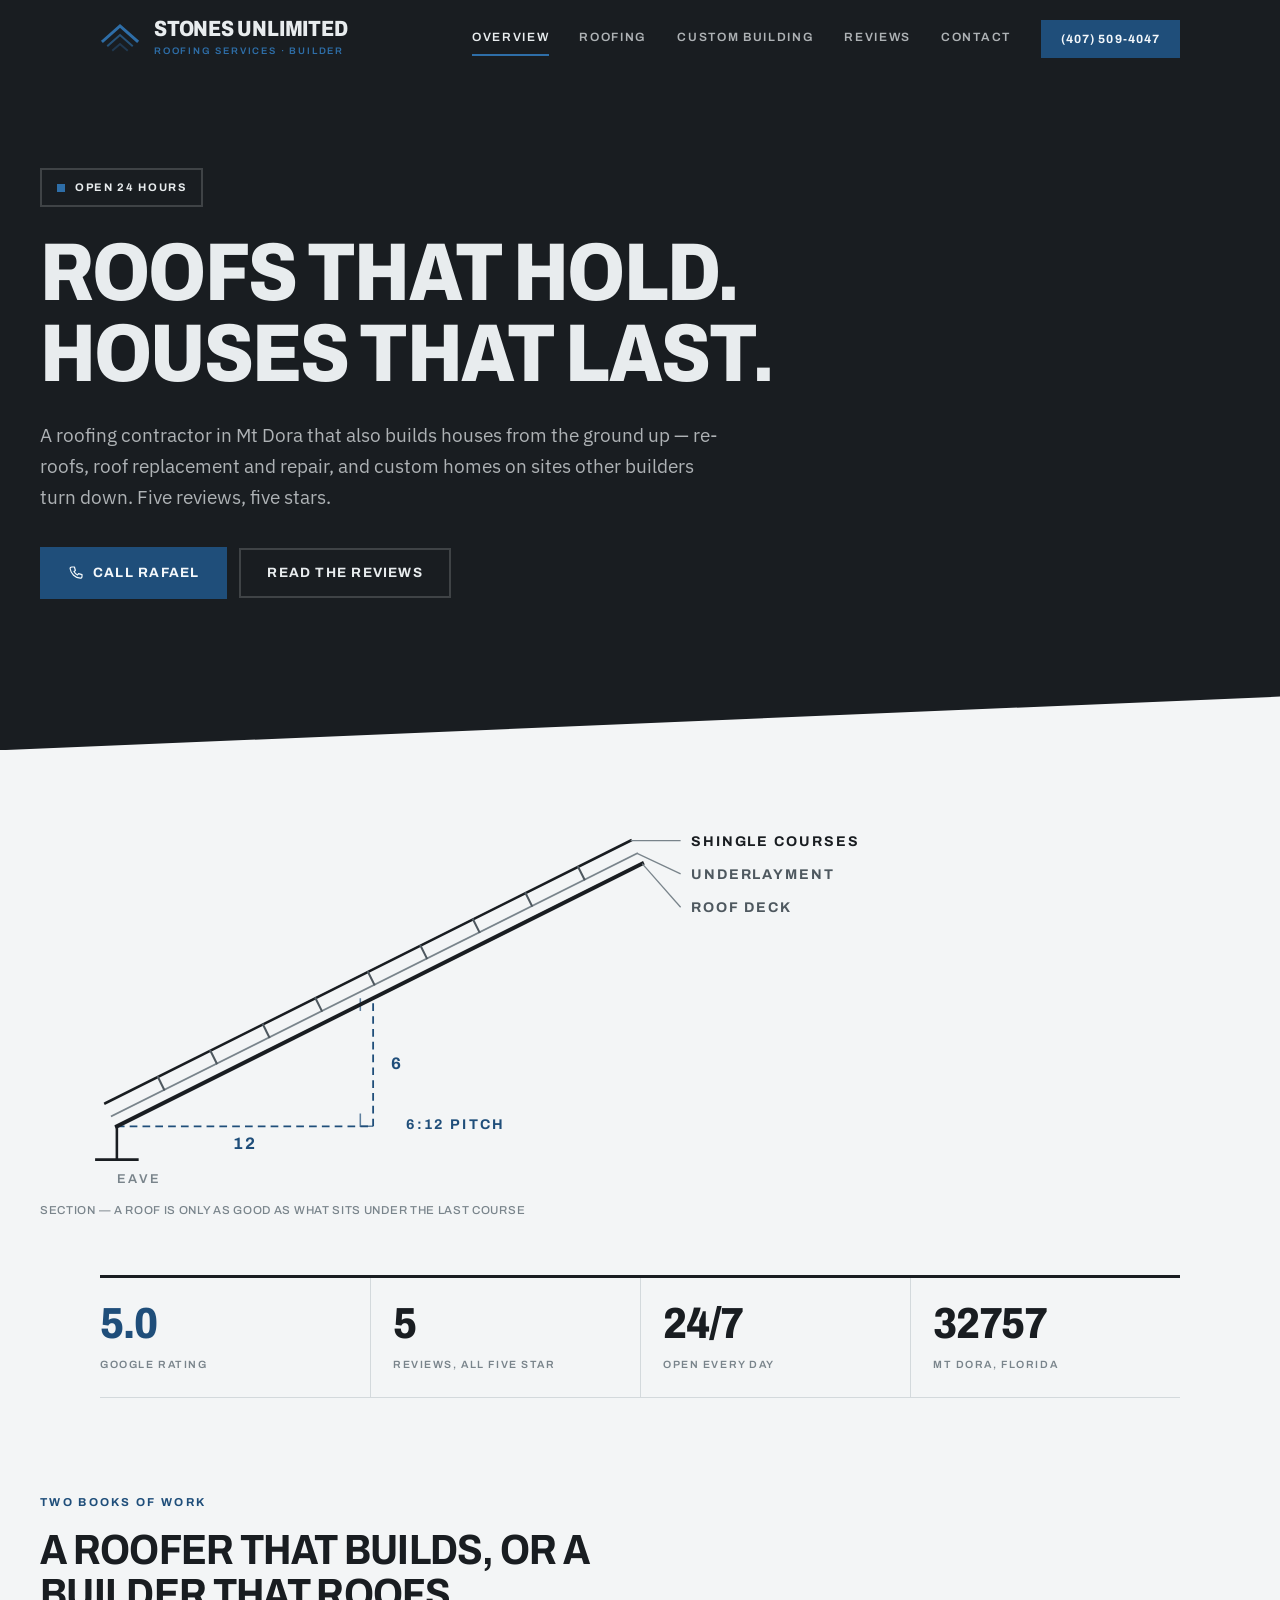
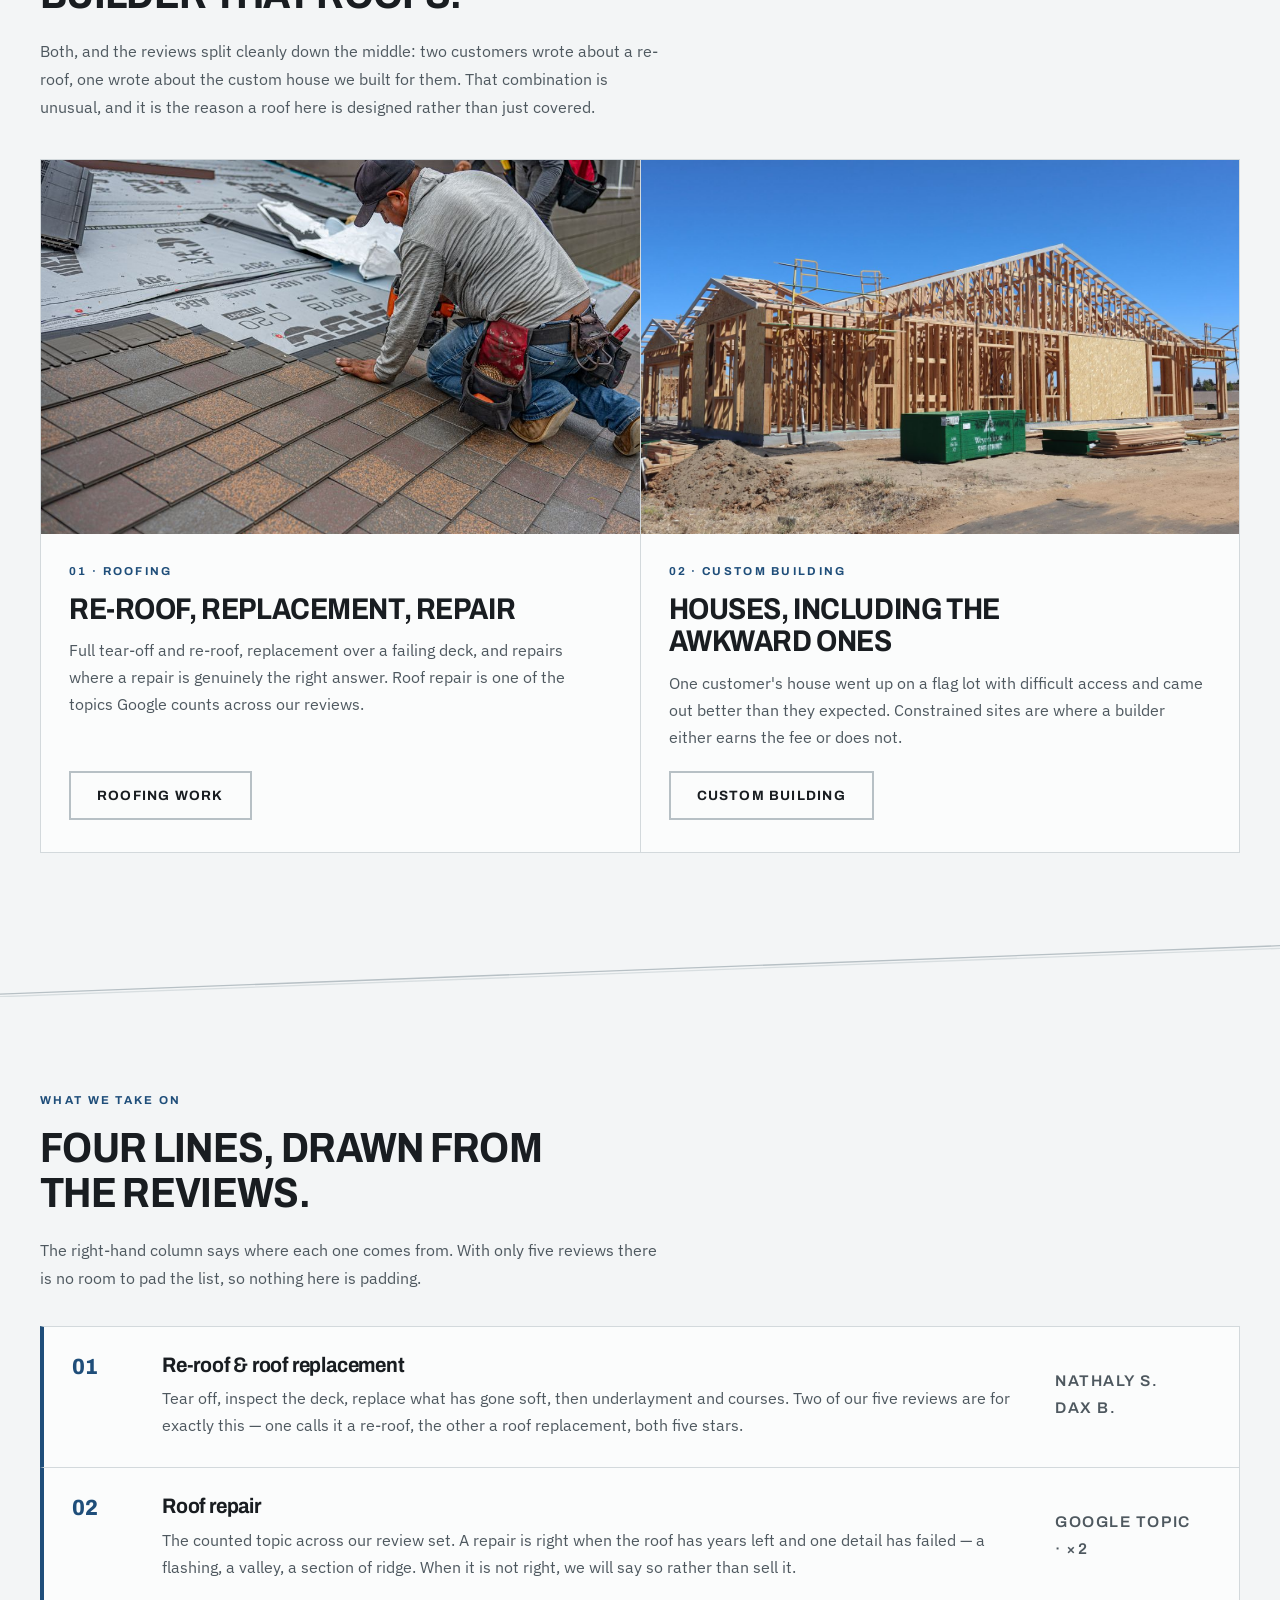
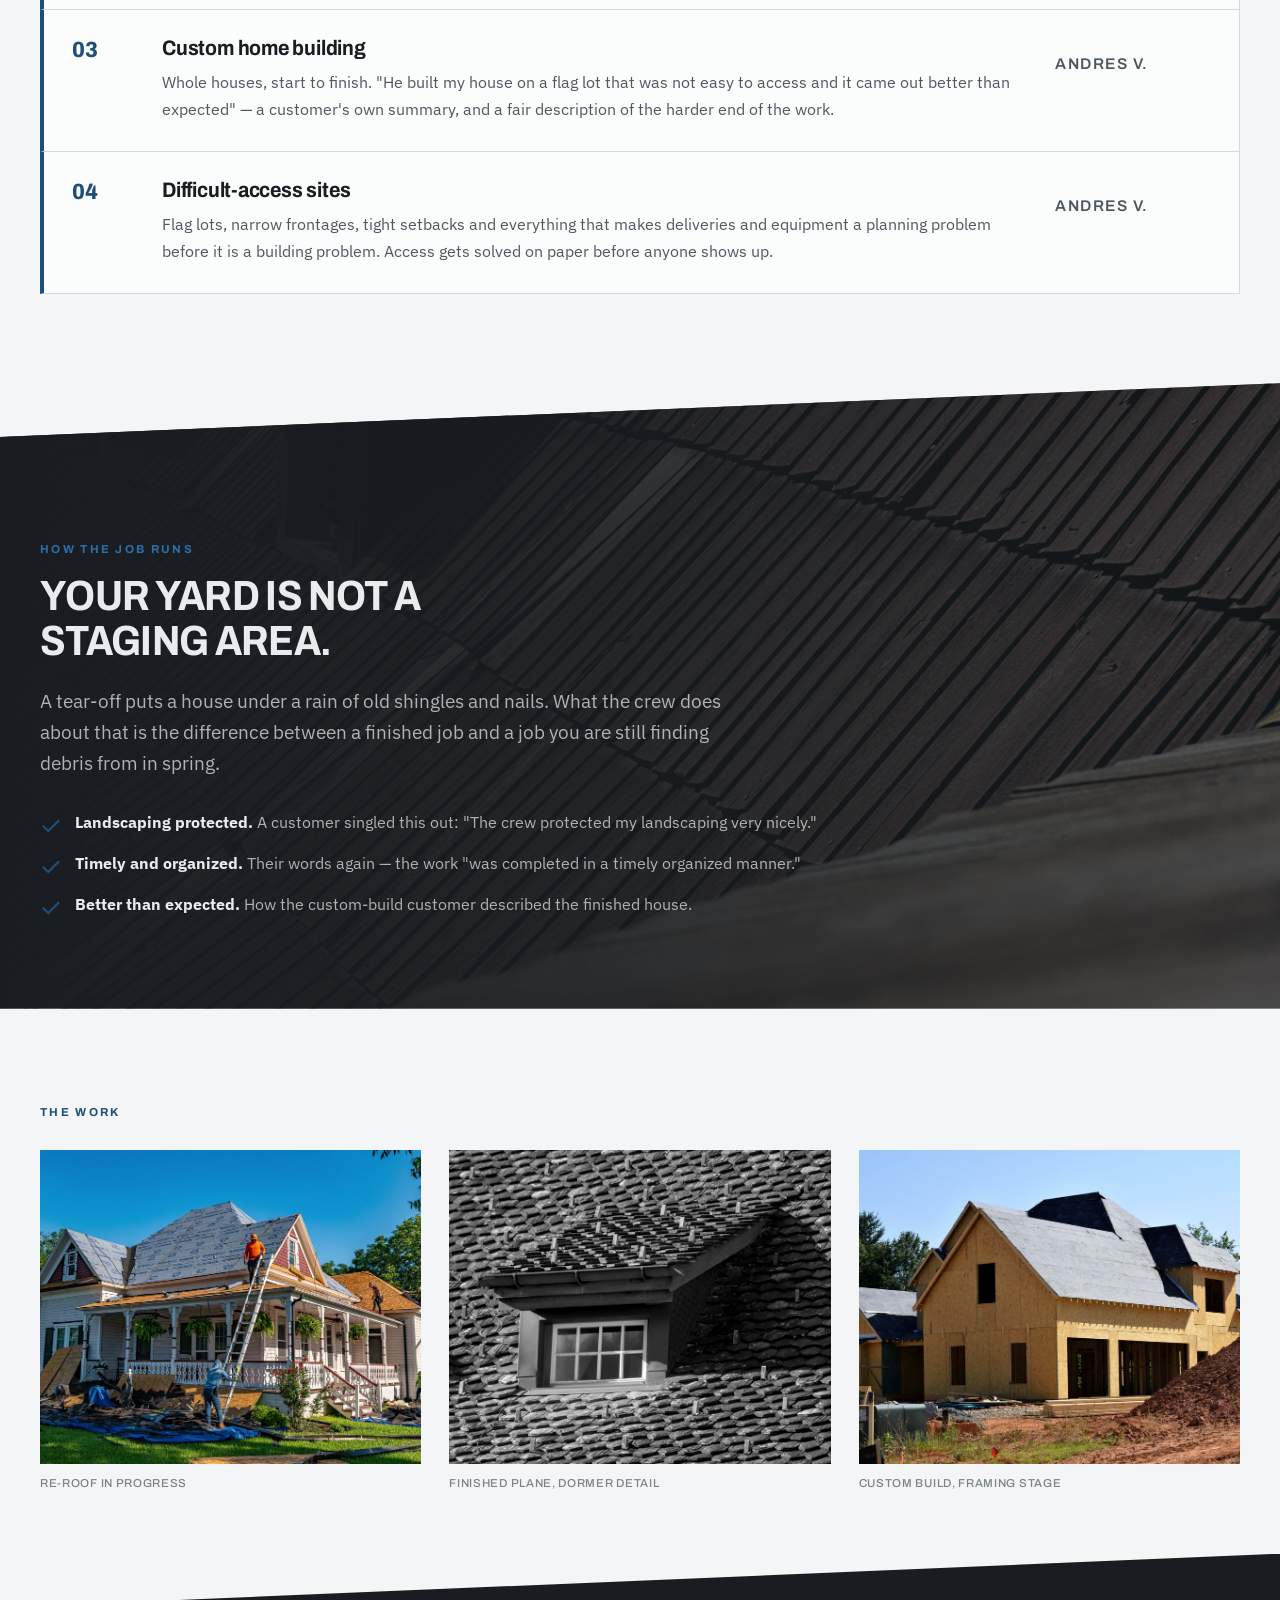
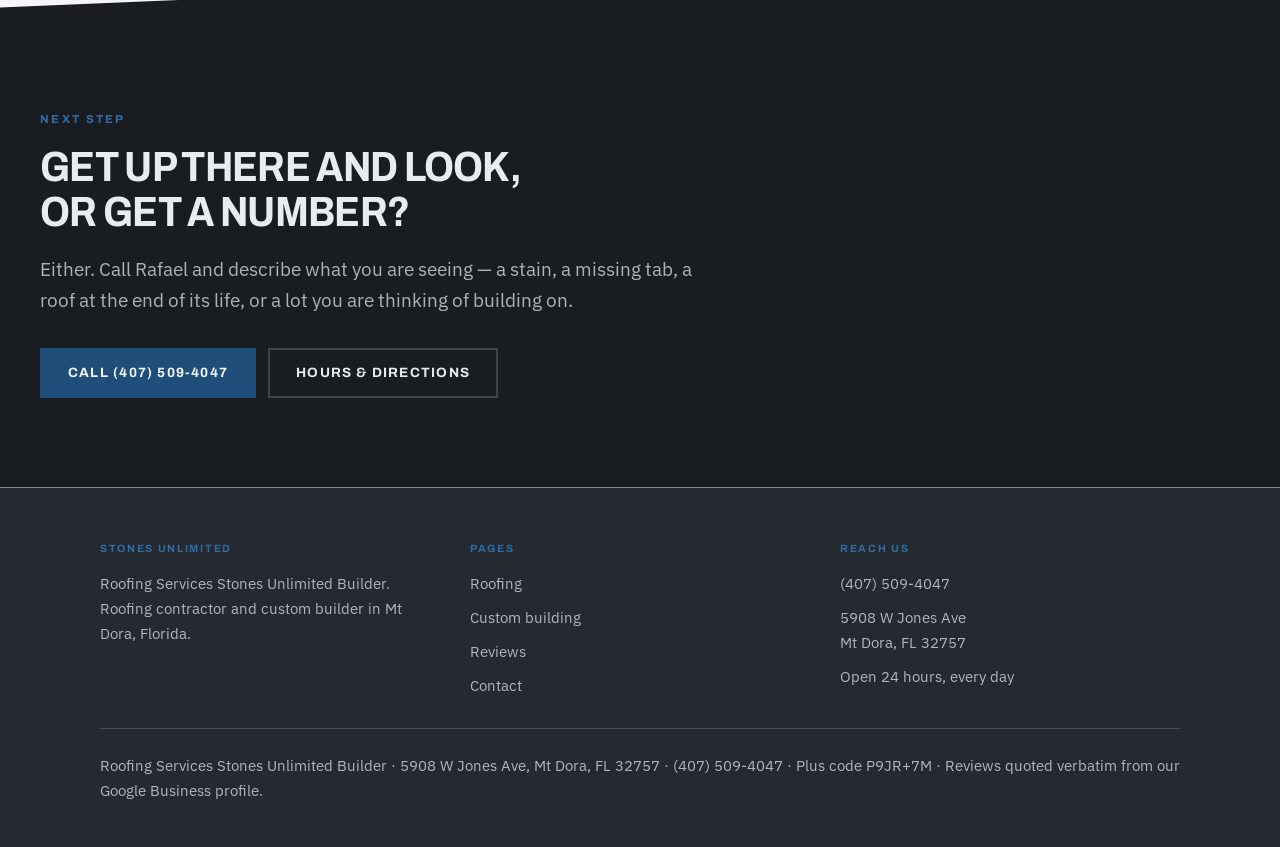
<file: index.html>
<!DOCTYPE html>
<html lang="en">
<head>
<meta charset="utf-8">
<meta name="viewport" content="width=device-width, initial-scale=1">
<title>Stones Unlimited — Roofing &amp; Custom Building, Mt Dora FL</title>
<meta name="description" content="Roofing Services Stones Unlimited Builder — re-roofs, roof replacement and roof repair, plus custom home building in Mt Dora, Florida. 5.0 stars from 5 reviews. (407) 509-4047.">
<link rel="preconnect" href="https://fonts.googleapis.com">
<link rel="preconnect" href="https://fonts.gstatic.com" crossorigin>
<link rel="stylesheet" href="https://fonts.googleapis.com/css2?family=Archivo:wdth,wght@62..125,500;62..125,600;62..125,700;62..125,800&family=IBM+Plex+Sans:wght@400;500;600&display=swap">
<link rel="stylesheet" href="assets/site.css">
</head>
<body>

<header class="top">
  <div class="top-in">
    <a class="brand" href="index.html">
      <svg viewBox="0 0 40 40" fill="none" aria-hidden="true">
        <path d="M3 22 20 7l17 15" stroke="currentColor" stroke-width="3" stroke-linecap="square" stroke-linejoin="miter"/>
        <path d="M8 26.5 20 16l12 10.5" stroke="currentColor" stroke-width="2" stroke-linecap="square" opacity=".65"/>
        <path d="M13 31 20 25l7 6" stroke="currentColor" stroke-width="2" stroke-linecap="square" opacity=".35"/>
      </svg>
      <span>
        <span class="brand-name">Stones Unlimited</span>
        <span class="brand-sub">Roofing Services · Builder</span>
      </span>
    </a>
    <a class="nl" href="index.html" aria-current="page">Overview</a>
    <a class="nl" href="roofing.html">Roofing</a>
    <a class="nl" href="building.html">Custom building</a>
    <a class="nl" href="reviews.html">Reviews</a>
    <a class="nl" href="contact.html">Contact</a>
    <a class="btn btn-storm btn-sm" href="tel:+14075094047">(407) 509-4047</a>
  </div>
</header>

<main>

  <section class="plane">
    <div class="wrap section">
      <span class="hours-badge"><span class="sq"></span>Open 24 hours</span>
      <h1 class="display" style="margin-top: 26px; max-width: 20ch">Roofs that hold. Houses that last.</h1>
      <p class="lede measure" style="margin-top: 26px">A roofing contractor in Mt Dora that also builds houses from the ground up — re-roofs, roof replacement and repair, and custom homes on sites other builders turn down. Five reviews, five stars.</p>
      <div class="btn-row" style="margin-top: 34px">
        <a class="btn btn-storm" href="tel:+14075094047">
          <svg width="16" height="16" viewBox="0 0 24 24" fill="none" aria-hidden="true"><path d="M6.6 3h3l1.5 5.2-2.1 1.5a12.5 12.5 0 0 0 5.3 5.3l1.5-2.1L21 14.4v3a2.4 2.4 0 0 1-2.6 2.4A16.8 16.8 0 0 1 3.2 5.6A2.4 2.4 0 0 1 5.6 3z" stroke="currentColor" stroke-width="1.8" stroke-linecap="round" stroke-linejoin="round"/></svg>
          Call Rafael
        </a>
        <a class="btn btn-line-dark" href="reviews.html">Read the reviews</a>
      </div>
    </div>
  </section>

  <section class="wrap section-sm">
    <!-- Roofing section detail: deck, underlayment and shingle course
         butts up a true 6:12 slope, with the rise-over-run triangle
         that gives a roof its pitch. -->
    <figure class="fig" style="margin: 0">
      <svg viewBox="0 0 640 300" fill="none" role="img" aria-label="A roofing section detail showing roof deck, underlayment and shingle courses on a 6 in 12 pitch, with the rise over run triangle marked" style="width: 100%; max-width: 820px">
        <!-- rise / run triangle -->
        <g stroke="var(--storm)">
          <path d="M60 250h200" stroke-width="1.4" stroke-dasharray="6 4"/>
          <path d="M260 250V150" stroke-width="1.4" stroke-dasharray="6 4"/>
          <path d="M250 240v10h10M250 160v-10" stroke-width="1.2" opacity=".7"/>
        </g>
        <text x="160" y="268" text-anchor="middle" font-family="Archivo, sans-serif" font-size="13" font-weight="700" letter-spacing="1.4" fill="var(--storm)">12</text>
        <text x="274" y="205" font-family="Archivo, sans-serif" font-size="13" font-weight="700" letter-spacing="1.4" fill="var(--storm)">6</text>
        <text x="286" y="252" font-family="Archivo, sans-serif" font-size="11" font-weight="700" letter-spacing="1.8" fill="var(--storm)">6:12 PITCH</text>

        <!-- the build-up: deck, underlayment, shingle surface -->
        <path d="M60 250L470 45" stroke="var(--ink)" stroke-width="3" stroke-linecap="square"/>
        <path d="M56 242L466 37" stroke="var(--ink-3)" stroke-width="1.4" stroke-linecap="square"/>
        <path d="M51 232L461 27" stroke="var(--ink)" stroke-width="2" stroke-linecap="square"/>

        <!-- shingle course butts, stepping up the slope -->
        <g stroke="var(--ink-2)" stroke-width="1.6" stroke-linecap="square">
          <path d="M92 211.5l4.9 9.8"/>
          <path d="M133 191l4.9 9.8"/>
          <path d="M174 170.5l4.9 9.8"/>
          <path d="M215 150l4.9 9.8"/>
          <path d="M256 129.5l4.9 9.8"/>
          <path d="M297 109l4.9 9.8"/>
          <path d="M338 88.5l4.9 9.8"/>
          <path d="M379 68l4.9 9.8"/>
          <path d="M420 47.5l4.9 9.8"/>
        </g>

        <!-- eave / fascia -->
        <path d="M60 250v26M44 276h32" stroke="var(--ink)" stroke-width="2" stroke-linecap="square"/>
        <text x="60" y="294" font-family="Archivo, sans-serif" font-size="10" font-weight="600" letter-spacing="1.6" fill="var(--ink-3)">EAVE</text>

        <!-- leaders and labels -->
        <g stroke="var(--ink-3)" stroke-width="1">
          <path d="M461 27h39"/>
          <path d="M466 37l34 16"/>
          <path d="M470 45l30 34"/>
        </g>
        <text x="508" y="31" font-family="Archivo, sans-serif" font-size="11" font-weight="700" letter-spacing="1.5" fill="var(--ink)">SHINGLE COURSES</text>
        <text x="508" y="57" font-family="Archivo, sans-serif" font-size="11" font-weight="700" letter-spacing="1.5" fill="var(--ink-2)">UNDERLAYMENT</text>
        <text x="508" y="83" font-family="Archivo, sans-serif" font-size="11" font-weight="700" letter-spacing="1.5" fill="var(--ink-2)">ROOF DECK</text>
      </svg>
      <figcaption>Section — a roof is only as good as what sits under the last course</figcaption>
    </figure>
  </section>

  <section class="wrap">
    <div class="tally">
      <div><p class="v storm">5.0</p><p class="k">Google rating</p></div>
      <div><p class="v">5</p><p class="k">Reviews, all five star</p></div>
      <div><p class="v">24/7</p><p class="k">Open every day</p></div>
      <div><p class="v">32757</p><p class="k">Mt Dora, Florida</p></div>
    </div>
  </section>

  <section class="wrap section">
    <span class="kicker">Two books of work</span>
    <h2 class="h-section" style="margin-top: 14px; max-width: 24ch">A roofer that builds, or a builder that roofs.</h2>
    <p class="prose measure" style="margin-top: 20px; margin-bottom: 38px">Both, and the reviews split cleanly down the middle: two customers wrote about a re-roof, one wrote about the custom house we built for them. That combination is unusual, and it is the reason a roof here is designed rather than just covered.</p>

    <div class="pillars">
      <article class="pillar">
        <img src="assets/img/shingles.jpg" alt="A roofer setting a course of asphalt shingles">
        <div class="pillar-body">
          <span class="kicker">01 · Roofing</span>
          <h3>Re-roof, replacement, repair</h3>
          <p>Full tear-off and re-roof, replacement over a failing deck, and repairs where a repair is genuinely the right answer. Roof repair is one of the topics Google counts across our reviews.</p>
          <div class="btn-row"><a class="btn btn-line" href="roofing.html">Roofing work</a></div>
        </div>
      </article>
      <article class="pillar">
        <img src="assets/img/framing.jpg" alt="A new house at the framing stage under a clear sky">
        <div class="pillar-body">
          <span class="kicker">02 · Custom building</span>
          <h3>Houses, including the awkward ones</h3>
          <p>One customer's house went up on a flag lot with difficult access and came out better than they expected. Constrained sites are where a builder either earns the fee or does not.</p>
          <div class="btn-row"><a class="btn btn-line" href="building.html">Custom building</a></div>
        </div>
      </article>
    </div>
  </section>

  <svg class="pitch-rule" viewBox="0 0 1200 40" preserveAspectRatio="none" fill="none" aria-hidden="true">
    <path d="M0 38 L1200 2" stroke="currentColor" stroke-width="1"/>
    <path d="M0 40 L1200 4" stroke="currentColor" stroke-width="1" opacity=".45"/>
  </svg>

  <section class="wrap section">
    <span class="kicker">What we take on</span>
    <h2 class="h-section" style="margin-top: 14px; max-width: 22ch">Four lines, drawn from the reviews.</h2>
    <p class="prose measure" style="margin-top: 20px; margin-bottom: 34px">The right-hand column says where each one comes from. With only five reviews there is no room to pad the list, so nothing here is padding.</p>

    <div class="courses">
      <div class="course">
        <span class="course-n">01</span>
        <div>
          <h3>Re-roof &amp; roof replacement</h3>
          <p>Tear off, inspect the deck, replace what has gone soft, then underlayment and courses. Two of our five reviews are for exactly this — one calls it a re-roof, the other a roof replacement, both five stars.</p>
        </div>
        <p class="course-src">Nathaly S.<br>Dax B.</p>
      </div>
      <div class="course">
        <span class="course-n">02</span>
        <div>
          <h3>Roof repair</h3>
          <p>The counted topic across our review set. A repair is right when the roof has years left and one detail has failed — a flashing, a valley, a section of ridge. When it is not right, we will say so rather than sell it.</p>
        </div>
        <p class="course-src">Google topic · ×2</p>
      </div>
      <div class="course">
        <span class="course-n">03</span>
        <div>
          <h3>Custom home building</h3>
          <p>Whole houses, start to finish. "He built my house on a flag lot that was not easy to access and it came out better than expected" — a customer's own summary, and a fair description of the harder end of the work.</p>
        </div>
        <p class="course-src">Andres V.</p>
      </div>
      <div class="course">
        <span class="course-n">04</span>
        <div>
          <h3>Difficult-access sites</h3>
          <p>Flag lots, narrow frontages, tight setbacks and everything that makes deliveries and equipment a planning problem before it is a building problem. Access gets solved on paper before anyone shows up.</p>
        </div>
        <p class="course-src">Andres V.</p>
      </div>
    </div>
  </section>

  <section class="plane-up plane-photo">
    <img src="assets/img/texture.jpg" alt="Weathered wooden roof shingles">
    <span class="veil"></span>
    <div class="wrap section">
      <span class="kicker">How the job runs</span>
      <h2 class="h-section" style="margin-top: 14px; max-width: 22ch; color: var(--on-dark)">Your yard is not a staging area.</h2>
      <p class="lede measure" style="margin-top: 22px">A tear-off puts a house under a rain of old shingles and nails. What the crew does about that is the difference between a finished job and a job you are still finding debris from in spring.</p>
      <ul class="ticks" style="margin-top: 30px">
        <li>
          <svg width="22" height="22" viewBox="0 0 24 24" fill="none" aria-hidden="true"><path d="M4 12.5l5 5 11-11" stroke="currentColor" stroke-width="2.4" stroke-linecap="square" stroke-linejoin="miter"/></svg>
          <span style="color: var(--on-dark-2)"><b style="color: var(--on-dark)">Landscaping protected.</b> A customer singled this out: "The crew protected my landscaping very nicely."</span>
        </li>
        <li>
          <svg width="22" height="22" viewBox="0 0 24 24" fill="none" aria-hidden="true"><path d="M4 12.5l5 5 11-11" stroke="currentColor" stroke-width="2.4" stroke-linecap="square" stroke-linejoin="miter"/></svg>
          <span style="color: var(--on-dark-2)"><b style="color: var(--on-dark)">Timely and organized.</b> Their words again — the work "was completed in a timely organized manner."</span>
        </li>
        <li>
          <svg width="22" height="22" viewBox="0 0 24 24" fill="none" aria-hidden="true"><path d="M4 12.5l5 5 11-11" stroke="currentColor" stroke-width="2.4" stroke-linecap="square" stroke-linejoin="miter"/></svg>
          <span style="color: var(--on-dark-2)"><b style="color: var(--on-dark)">Better than expected.</b> How the custom-build customer described the finished house.</span>
        </li>
      </ul>
    </div>
  </section>

  <section class="wrap section">
    <span class="kicker">The work</span>
    <div class="fig-row" style="margin-top: 26px">
      <figure class="fig fig-4x3">
        <img src="assets/img/reroof.jpg" alt="A house roof being replaced">
        <figcaption>Re-roof in progress</figcaption>
      </figure>
      <figure class="fig fig-4x3">
        <img src="assets/img/tiles.jpg" alt="A tiled roof with a dormer window">
        <figcaption>Finished plane, dormer detail</figcaption>
      </figure>
      <figure class="fig fig-4x3">
        <img src="assets/img/frame2.jpg" alt="A partially built two-storey timber-framed house">
        <figcaption>Custom build, framing stage</figcaption>
      </figure>
    </div>
  </section>

  <section class="plane-up">
    <div class="wrap section">
      <span class="kicker">Next step</span>
      <h2 class="h-section" style="margin-top: 14px; max-width: 22ch">Get up there and look, or get a number?</h2>
      <p class="lede measure" style="margin-top: 20px">Either. Call Rafael and describe what you are seeing — a stain, a missing tab, a roof at the end of its life, or a lot you are thinking of building on.</p>
      <div class="btn-row" style="margin-top: 32px">
        <a class="btn btn-storm" href="tel:+14075094047">Call (407) 509-4047</a>
        <a class="btn btn-line-dark" href="contact.html">Hours &amp; directions</a>
      </div>
    </div>
  </section>
</main>

<footer class="foot">
  <div class="wrap">
    <div class="foot-grid">
      <div>
        <h4>Stones Unlimited</h4>
        <p>Roofing Services Stones Unlimited Builder. Roofing contractor and custom builder in Mt Dora, Florida.</p>
      </div>
      <div>
        <h4>Pages</h4>
        <ul>
          <li><a href="roofing.html">Roofing</a></li>
          <li><a href="building.html">Custom building</a></li>
          <li><a href="reviews.html">Reviews</a></li>
          <li><a href="contact.html">Contact</a></li>
        </ul>
      </div>
      <div>
        <h4>Reach us</h4>
        <ul>
          <li><a href="tel:+14075094047">(407) 509-4047</a></li>
          <li><a href="contact.html">5908 W Jones Ave<br>Mt Dora, FL 32757</a></li>
          <li>Open 24 hours, every day</li>
        </ul>
      </div>
    </div>
    <p class="foot-fine">Roofing Services Stones Unlimited Builder · 5908 W Jones Ave, Mt Dora, FL 32757 · (407) 509-4047 · Plus code P9JR+7M · Reviews quoted verbatim from our Google Business profile.</p>
  </div>
</footer>

</body>
</html>
</file>
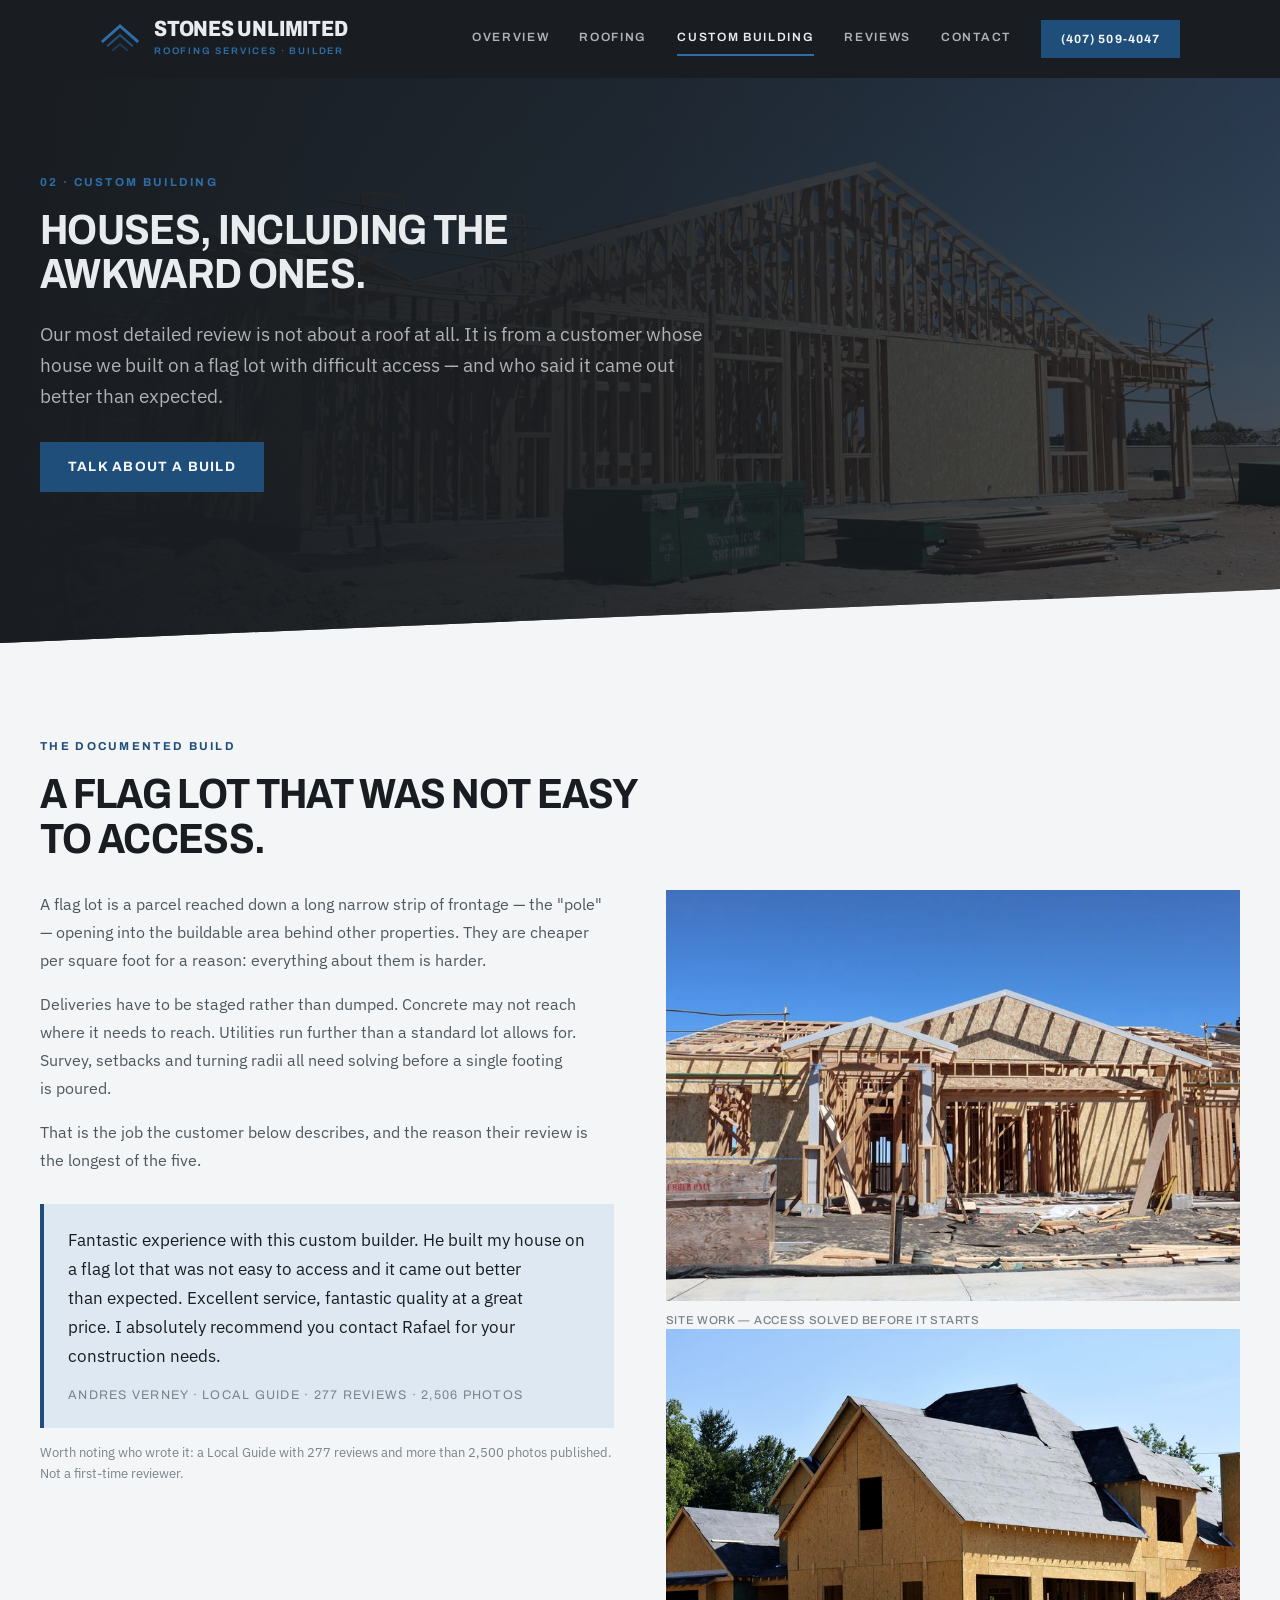
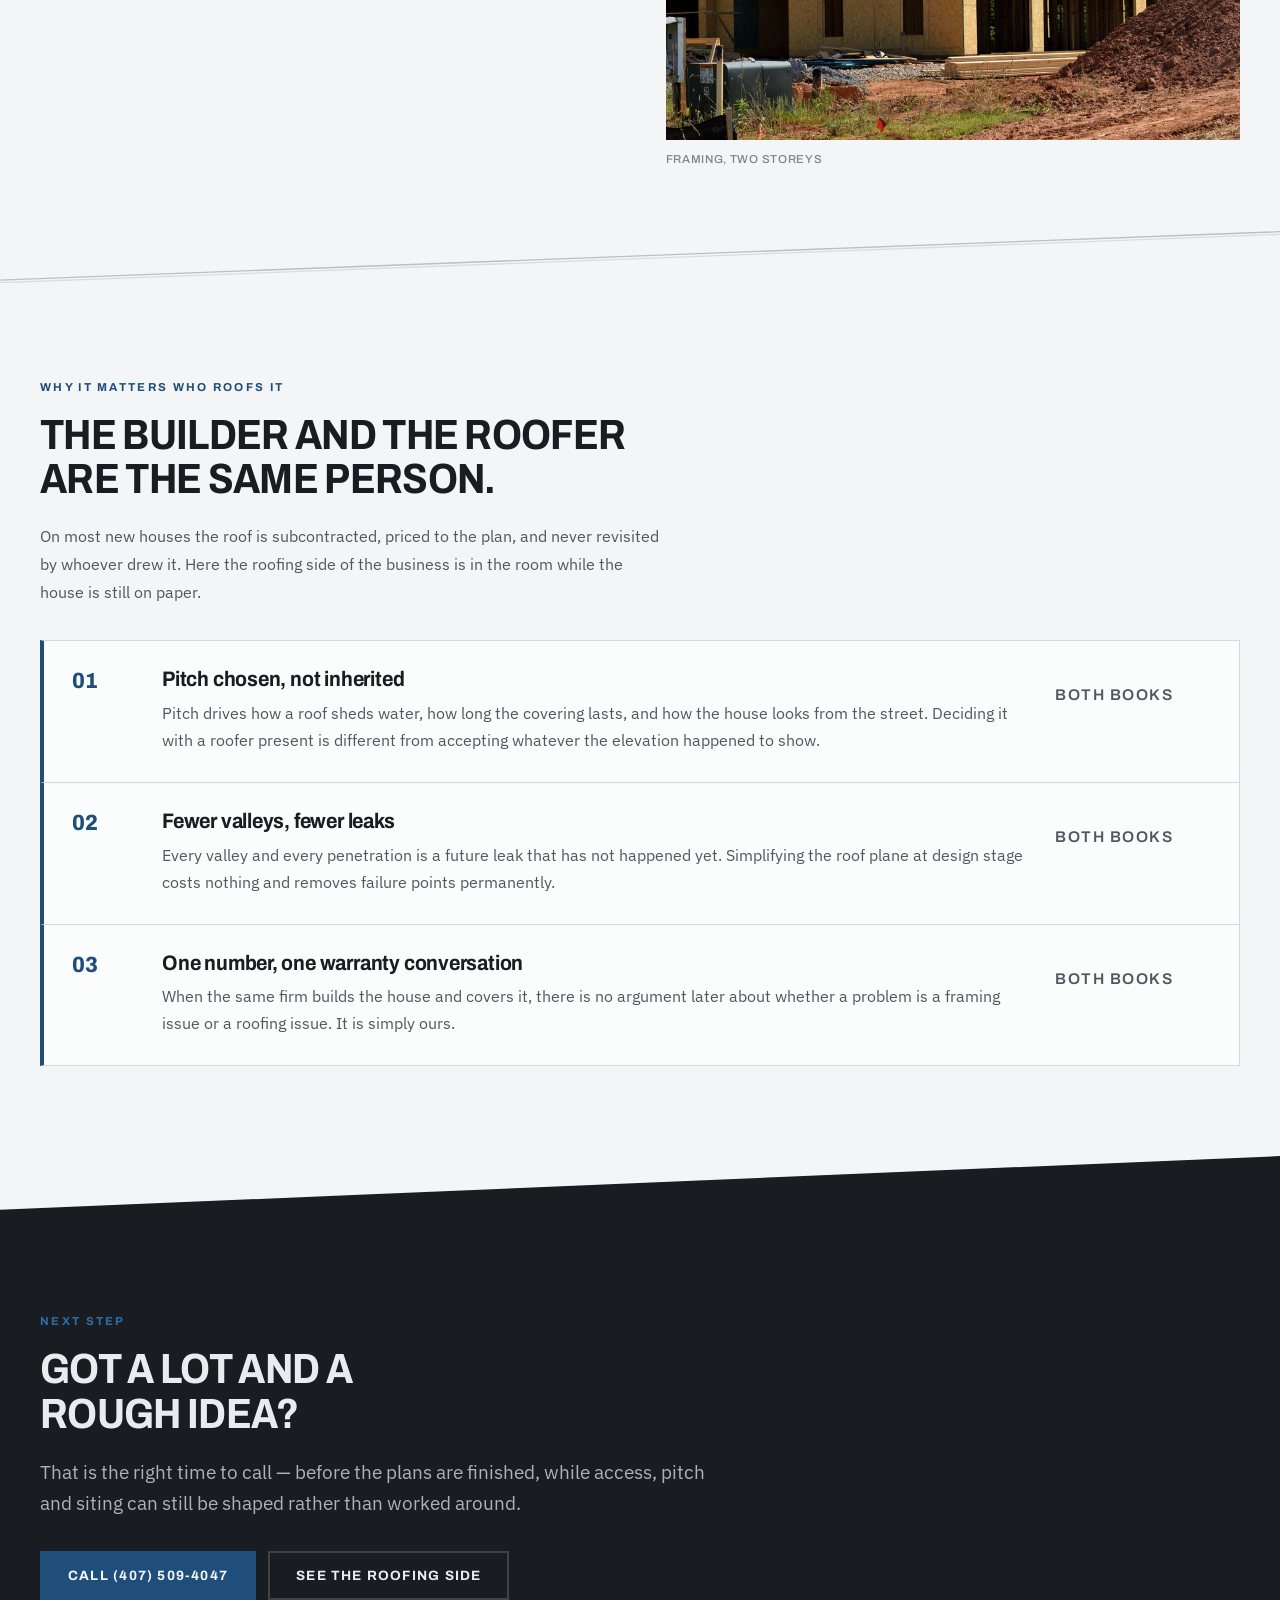
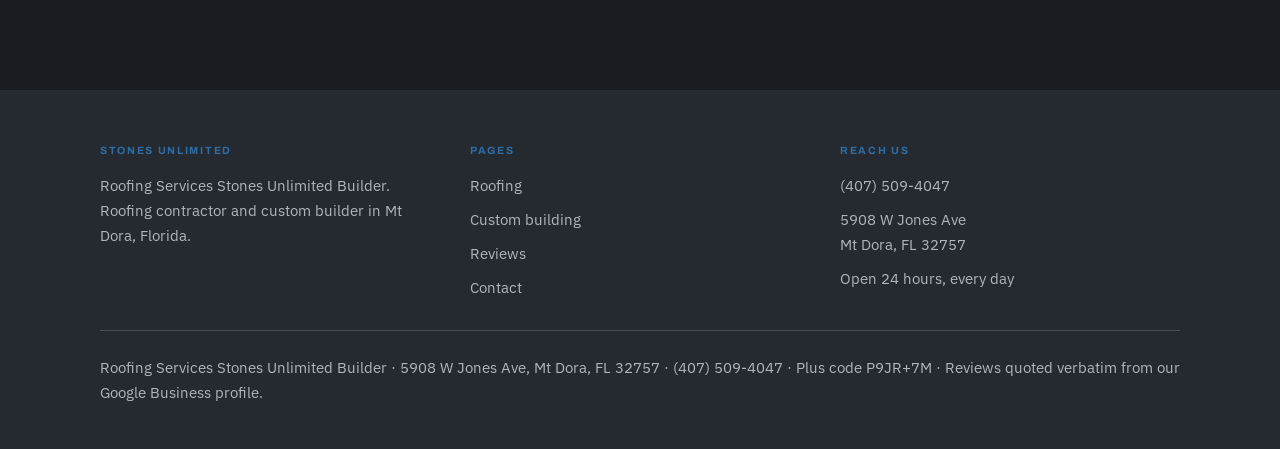
<file: building.html>
<!DOCTYPE html>
<html lang="en">
<head>
<meta charset="utf-8">
<meta name="viewport" content="width=device-width, initial-scale=1">
<title>Custom building — Stones Unlimited, Mt Dora FL</title>
<meta name="description" content="Custom home building in Mt Dora and Lake County, Florida — including flag lots and constrained sites other builders turn down.">
<link rel="preconnect" href="https://fonts.googleapis.com">
<link rel="preconnect" href="https://fonts.gstatic.com" crossorigin>
<link rel="stylesheet" href="https://fonts.googleapis.com/css2?family=Archivo:wdth,wght@62..125,500;62..125,600;62..125,700;62..125,800&family=IBM+Plex+Sans:wght@400;500;600&display=swap">
<link rel="stylesheet" href="assets/site.css">
</head>
<body>

<header class="top">
  <div class="top-in">
    <a class="brand" href="index.html">
      <svg viewBox="0 0 40 40" fill="none" aria-hidden="true">
        <path d="M3 22 20 7l17 15" stroke="currentColor" stroke-width="3" stroke-linecap="square"/>
        <path d="M8 26.5 20 16l12 10.5" stroke="currentColor" stroke-width="2" stroke-linecap="square" opacity=".65"/>
        <path d="M13 31 20 25l7 6" stroke="currentColor" stroke-width="2" stroke-linecap="square" opacity=".35"/>
      </svg>
      <span>
        <span class="brand-name">Stones Unlimited</span>
        <span class="brand-sub">Roofing Services · Builder</span>
      </span>
    </a>
    <a class="nl" href="index.html">Overview</a>
    <a class="nl" href="roofing.html">Roofing</a>
    <a class="nl" href="building.html" aria-current="page">Custom building</a>
    <a class="nl" href="reviews.html">Reviews</a>
    <a class="nl" href="contact.html">Contact</a>
    <a class="btn btn-storm btn-sm" href="tel:+14075094047">(407) 509-4047</a>
  </div>
</header>

<main>

  <section class="plane plane-photo">
    <img src="assets/img/framing.jpg" alt="A new house at the framing stage under a clear sky">
    <span class="veil"></span>
    <div class="wrap section">
      <span class="kicker">02 · Custom building</span>
      <h1 class="h-section" style="margin-top: 14px; max-width: 24ch; color: var(--on-dark)">Houses, including the awkward ones.</h1>
      <p class="lede measure" style="margin-top: 22px">Our most detailed review is not about a roof at all. It is from a customer whose house we built on a flag lot with difficult access — and who said it came out better than expected.</p>
      <div class="btn-row" style="margin-top: 30px">
        <a class="btn btn-storm" href="tel:+14075094047">Talk about a build</a>
      </div>
    </div>
  </section>

  <section class="wrap section">
    <span class="kicker">The documented build</span>
    <h2 class="h-section" style="margin-top: 14px; max-width: 26ch">A flag lot that was not easy to access.</h2>
    <div style="display: grid; grid-template-columns: repeat(auto-fit, minmax(300px, 1fr)); gap: 34px clamp(30px, 4vw, 64px); margin-top: 28px; align-items: start">
      <div>
        <p class="prose">A flag lot is a parcel reached down a long narrow strip of frontage — the "pole" — opening into the buildable area behind other properties. They are cheaper per square foot for a reason: everything about them is harder.</p>
        <p class="prose" style="margin-top: 16px">Deliveries have to be staged rather than dumped. Concrete may not reach where it needs to reach. Utilities run further than a standard lot allows for. Survey, setbacks and turning radii all need solving before a single footing is poured.</p>
        <p class="prose" style="margin-top: 16px">That is the job the customer below describes, and the reason their review is the longest of the five.</p>

        <blockquote style="margin: 30px 0 0; padding: 22px 24px; background: var(--storm-soft); border-left: 4px solid var(--storm)">
          <p style="font-size: 17px; line-height: 29px; color: var(--ink)">Fantastic experience with this custom builder. He built my house on a flag lot that was not easy to access and it came out better than expected. Excellent service, fantastic quality at a great price. I absolutely recommend you contact Rafael for your construction needs.</p>
          <p class="fine" style="margin-top: 14px; font-family: var(--font-display); letter-spacing: .1em; text-transform: uppercase">Andres Verney · Local Guide · 277 reviews · 2,506 photos</p>
        </blockquote>
        <p class="fine" style="margin-top: 14px">Worth noting who wrote it: a Local Guide with 277 reviews and more than 2,500 photos published. Not a first-time reviewer.</p>
      </div>
      <div class="fig-row" style="grid-template-columns: 1fr">
        <figure class="fig fig-3x2">
          <img src="assets/img/site.jpg" alt="A residential construction site with timber framing in progress">
          <figcaption>Site work — access solved before it starts</figcaption>
        </figure>
        <figure class="fig fig-3x2">
          <img src="assets/img/frame2.jpg" alt="A partially built two-storey timber-framed house">
          <figcaption>Framing, two storeys</figcaption>
        </figure>
      </div>
    </div>
  </section>

  <svg class="pitch-rule" viewBox="0 0 1200 40" preserveAspectRatio="none" fill="none" aria-hidden="true">
    <path d="M0 38 L1200 2" stroke="currentColor" stroke-width="1"/>
    <path d="M0 40 L1200 4" stroke="currentColor" stroke-width="1" opacity=".45"/>
  </svg>

  <section class="wrap section">
    <span class="kicker">Why it matters who roofs it</span>
    <h2 class="h-section" style="margin-top: 14px; max-width: 26ch">The builder and the roofer are the same person.</h2>
    <p class="prose measure" style="margin-top: 20px; margin-bottom: 34px">On most new houses the roof is subcontracted, priced to the plan, and never revisited by whoever drew it. Here the roofing side of the business is in the room while the house is still on paper.</p>

    <div class="courses">
      <div class="course">
        <span class="course-n">01</span>
        <div>
          <h3>Pitch chosen, not inherited</h3>
          <p>Pitch drives how a roof sheds water, how long the covering lasts, and how the house looks from the street. Deciding it with a roofer present is different from accepting whatever the elevation happened to show.</p>
        </div>
        <p class="course-src">Both books</p>
      </div>
      <div class="course">
        <span class="course-n">02</span>
        <div>
          <h3>Fewer valleys, fewer leaks</h3>
          <p>Every valley and every penetration is a future leak that has not happened yet. Simplifying the roof plane at design stage costs nothing and removes failure points permanently.</p>
        </div>
        <p class="course-src">Both books</p>
      </div>
      <div class="course">
        <span class="course-n">03</span>
        <div>
          <h3>One number, one warranty conversation</h3>
          <p>When the same firm builds the house and covers it, there is no argument later about whether a problem is a framing issue or a roofing issue. It is simply ours.</p>
        </div>
        <p class="course-src">Both books</p>
      </div>
    </div>
  </section>

  <section class="plane-up">
    <div class="wrap section">
      <span class="kicker">Next step</span>
      <h2 class="h-section" style="margin-top: 14px; max-width: 24ch">Got a lot and a rough idea?</h2>
      <p class="lede measure" style="margin-top: 20px">That is the right time to call — before the plans are finished, while access, pitch and siting can still be shaped rather than worked around.</p>
      <div class="btn-row" style="margin-top: 32px">
        <a class="btn btn-storm" href="tel:+14075094047">Call (407) 509-4047</a>
        <a class="btn btn-line-dark" href="roofing.html">See the roofing side</a>
      </div>
    </div>
  </section>
</main>

<footer class="foot">
  <div class="wrap">
    <div class="foot-grid">
      <div>
        <h4>Stones Unlimited</h4>
        <p>Roofing Services Stones Unlimited Builder. Roofing contractor and custom builder in Mt Dora, Florida.</p>
      </div>
      <div>
        <h4>Pages</h4>
        <ul>
          <li><a href="roofing.html">Roofing</a></li>
          <li><a href="building.html">Custom building</a></li>
          <li><a href="reviews.html">Reviews</a></li>
          <li><a href="contact.html">Contact</a></li>
        </ul>
      </div>
      <div>
        <h4>Reach us</h4>
        <ul>
          <li><a href="tel:+14075094047">(407) 509-4047</a></li>
          <li><a href="contact.html">5908 W Jones Ave<br>Mt Dora, FL 32757</a></li>
          <li>Open 24 hours, every day</li>
        </ul>
      </div>
    </div>
    <p class="foot-fine">Roofing Services Stones Unlimited Builder · 5908 W Jones Ave, Mt Dora, FL 32757 · (407) 509-4047 · Plus code P9JR+7M · Reviews quoted verbatim from our Google Business profile.</p>
  </div>
</footer>

</body>
</html>
</file>
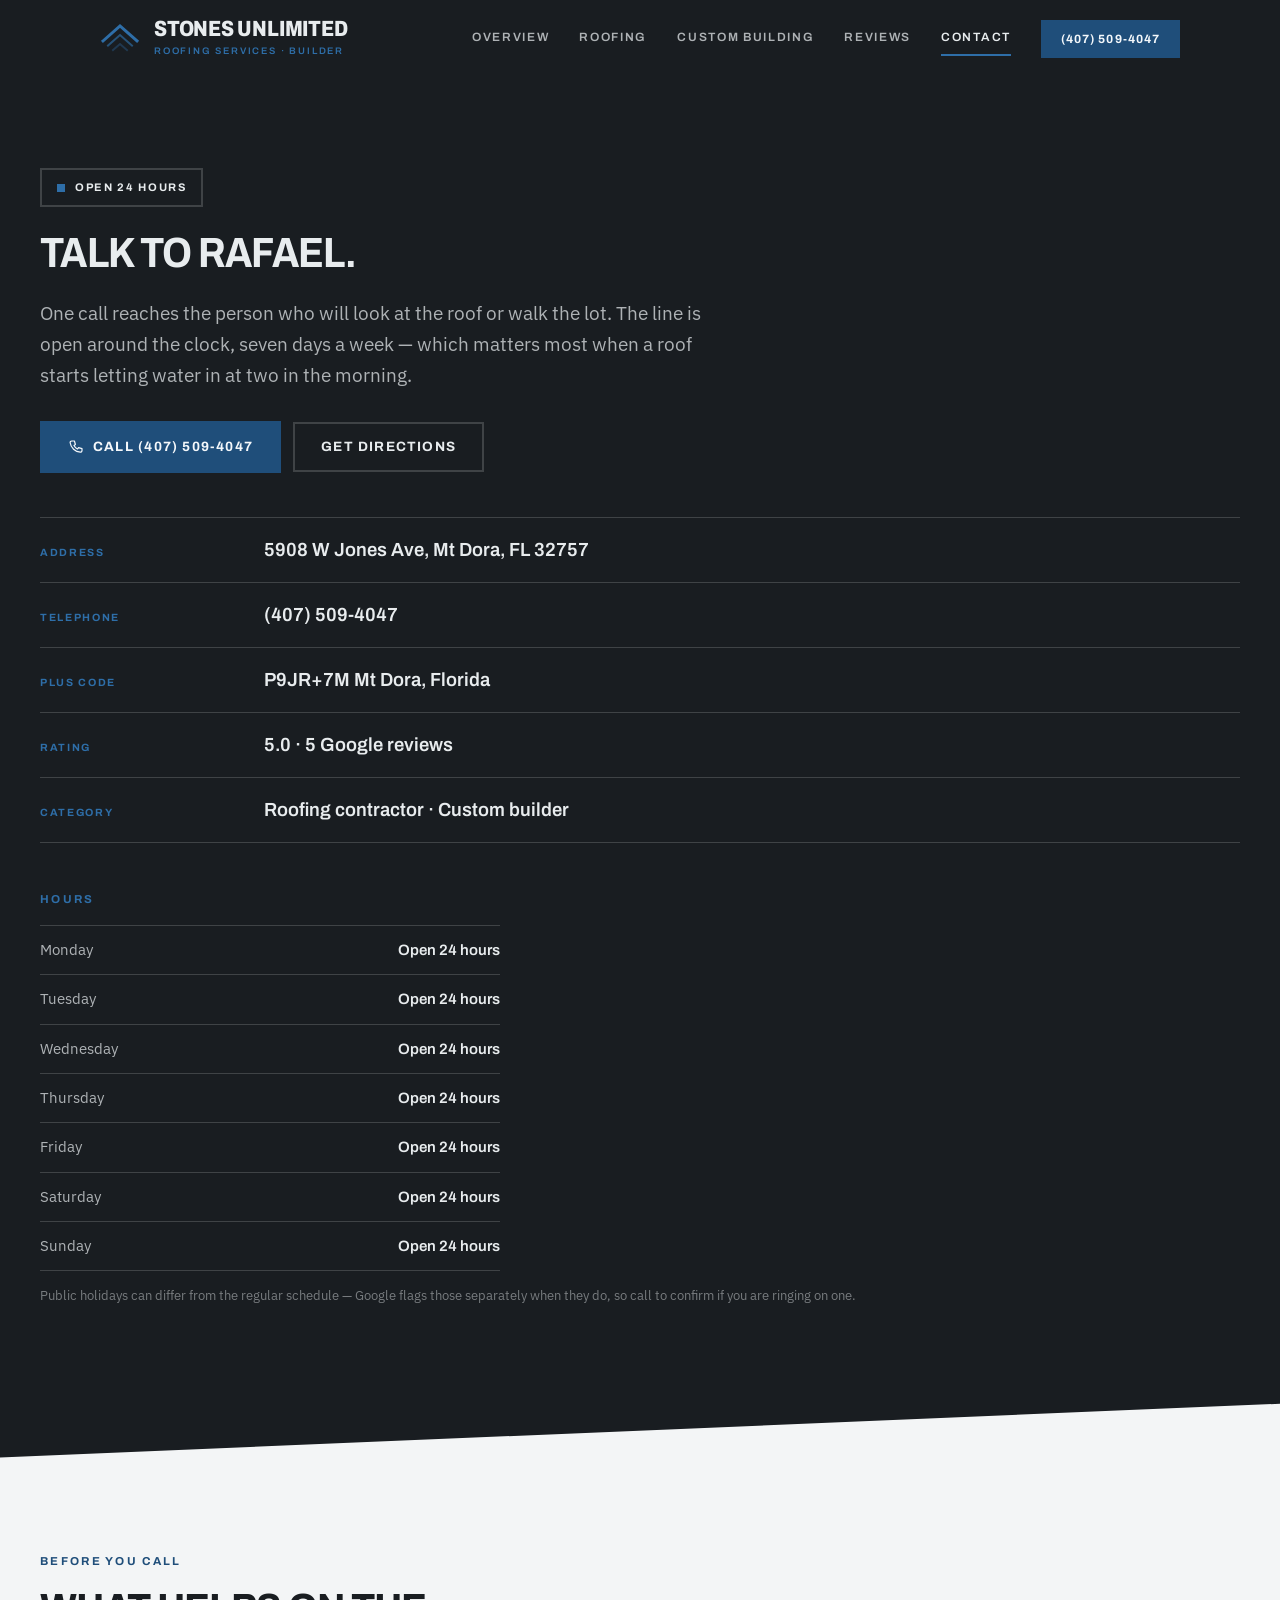
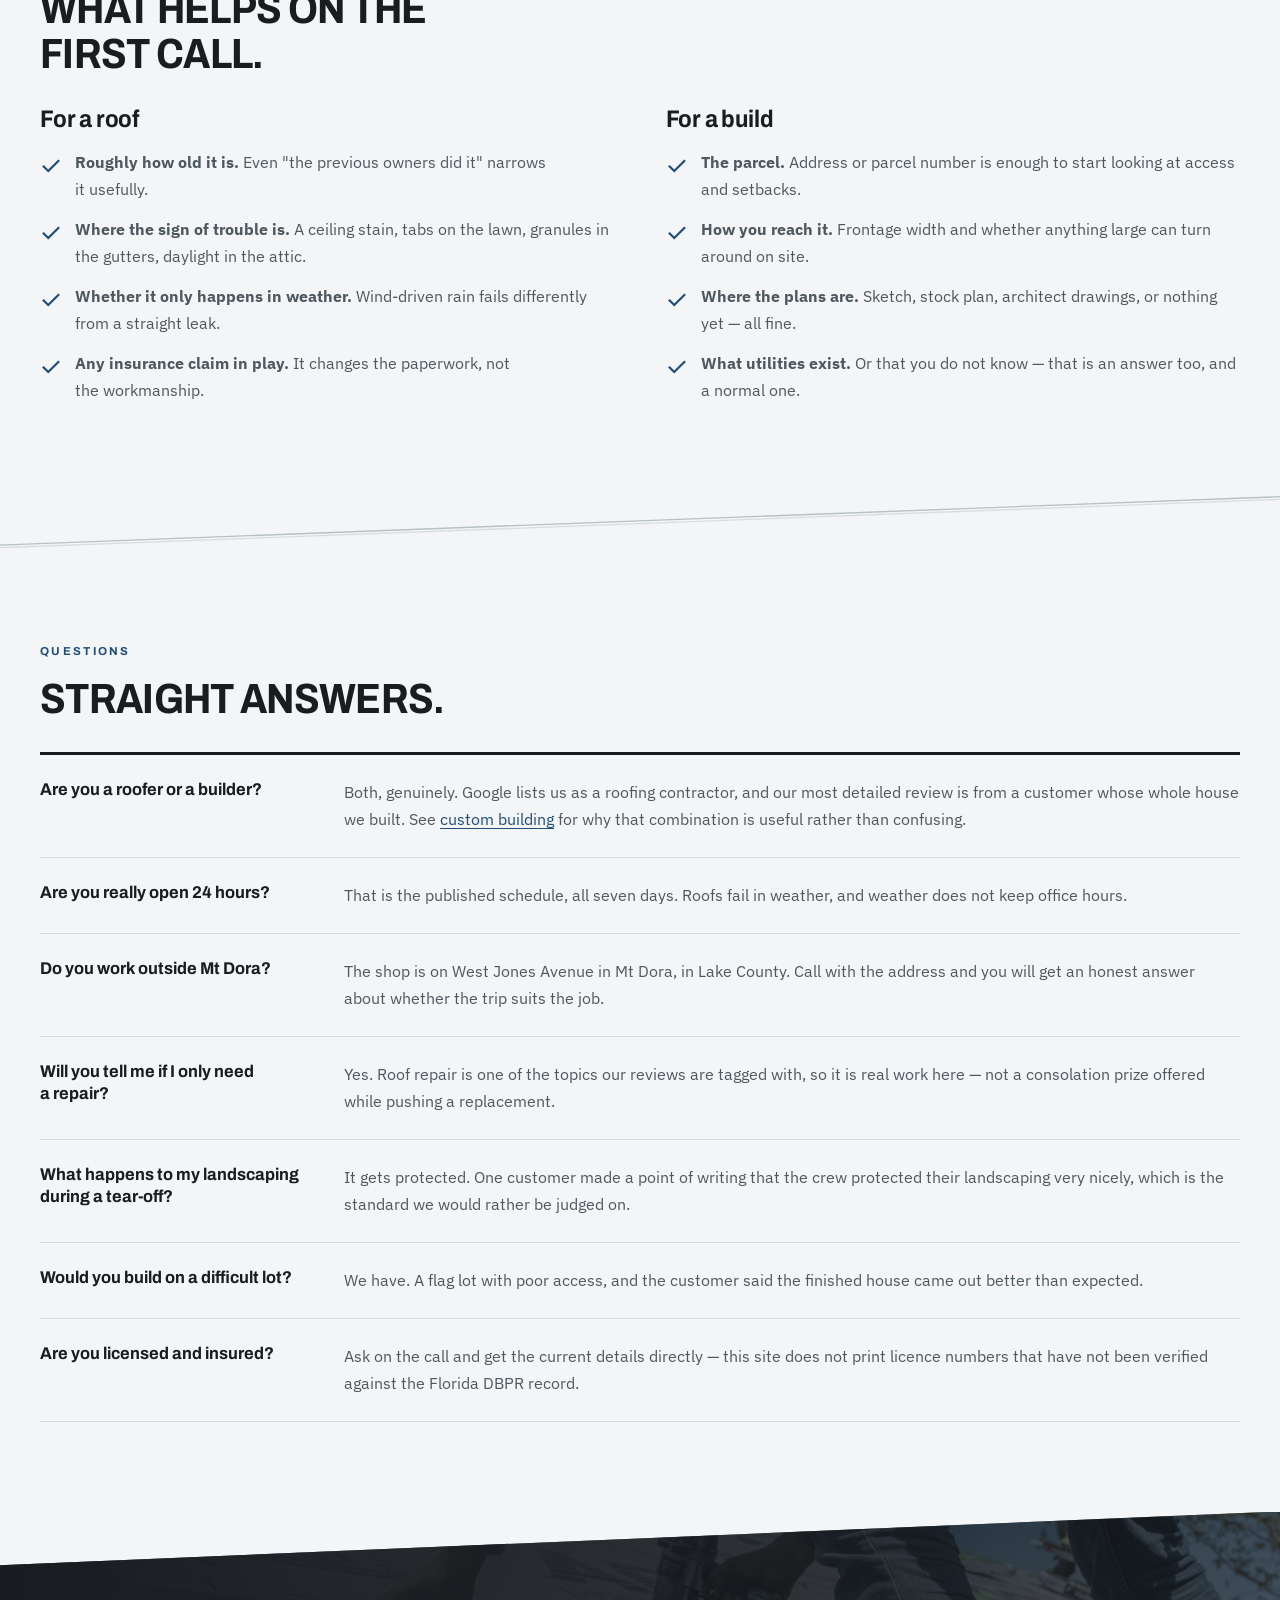
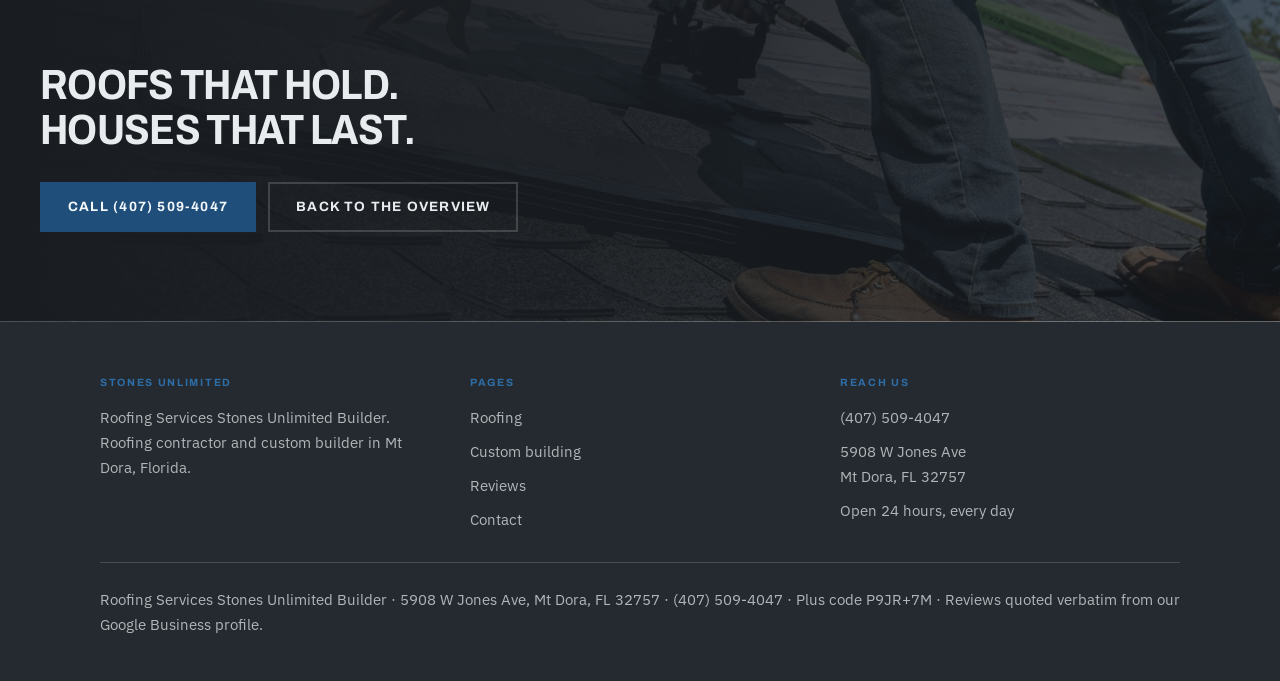
<file: contact.html>
<!DOCTYPE html>
<html lang="en">
<head>
<meta charset="utf-8">
<meta name="viewport" content="width=device-width, initial-scale=1">
<title>Contact — Stones Unlimited, Mt Dora FL</title>
<meta name="description" content="Call Stones Unlimited at (407) 509-4047. 5908 W Jones Ave, Mt Dora, FL 32757. Open 24 hours, every day. Plus code P9JR+7M.">
<link rel="preconnect" href="https://fonts.googleapis.com">
<link rel="preconnect" href="https://fonts.gstatic.com" crossorigin>
<link rel="stylesheet" href="https://fonts.googleapis.com/css2?family=Archivo:wdth,wght@62..125,500;62..125,600;62..125,700;62..125,800&family=IBM+Plex+Sans:wght@400;500;600&display=swap">
<link rel="stylesheet" href="assets/site.css">
</head>
<body>

<header class="top">
  <div class="top-in">
    <a class="brand" href="index.html">
      <svg viewBox="0 0 40 40" fill="none" aria-hidden="true">
        <path d="M3 22 20 7l17 15" stroke="currentColor" stroke-width="3" stroke-linecap="square"/>
        <path d="M8 26.5 20 16l12 10.5" stroke="currentColor" stroke-width="2" stroke-linecap="square" opacity=".65"/>
        <path d="M13 31 20 25l7 6" stroke="currentColor" stroke-width="2" stroke-linecap="square" opacity=".35"/>
      </svg>
      <span>
        <span class="brand-name">Stones Unlimited</span>
        <span class="brand-sub">Roofing Services · Builder</span>
      </span>
    </a>
    <a class="nl" href="index.html">Overview</a>
    <a class="nl" href="roofing.html">Roofing</a>
    <a class="nl" href="building.html">Custom building</a>
    <a class="nl" href="reviews.html">Reviews</a>
    <a class="nl" href="contact.html" aria-current="page">Contact</a>
    <a class="btn btn-storm btn-sm" href="tel:+14075094047">(407) 509-4047</a>
  </div>
</header>

<main>

  <section class="plane">
    <div class="wrap section">
      <span class="hours-badge"><span class="sq"></span>Open 24 hours</span>
      <h1 class="h-section" style="margin-top: 24px; max-width: 22ch">Talk to Rafael.</h1>
      <p class="lede measure" style="margin-top: 22px">One call reaches the person who will look at the roof or walk the lot. The line is open around the clock, seven days a week — which matters most when a roof starts letting water in at two in the morning.</p>
      <div class="btn-row" style="margin: 30px 0 44px">
        <a class="btn btn-storm" href="tel:+14075094047">
          <svg width="16" height="16" viewBox="0 0 24 24" fill="none" aria-hidden="true"><path d="M6.6 3h3l1.5 5.2-2.1 1.5a12.5 12.5 0 0 0 5.3 5.3l1.5-2.1L21 14.4v3a2.4 2.4 0 0 1-2.6 2.4A16.8 16.8 0 0 1 3.2 5.6A2.4 2.4 0 0 1 5.6 3z" stroke="currentColor" stroke-width="1.8" stroke-linecap="round" stroke-linejoin="round"/></svg>
          Call (407) 509-4047
        </a>
        <a class="btn btn-line-dark" href="https://www.google.com/maps/search/?api=1&amp;query=Roofing%20Services%20Stones%20Unlimited%20Builder%205908%20W%20Jones%20Ave%20Mt%20Dora%20FL%2032757" target="_blank" rel="noopener">Get directions</a>
      </div>

      <div class="particulars">
        <div>
          <p class="k">Address</p>
          <p class="v">5908 W Jones Ave, Mt Dora, FL 32757</p>
        </div>
        <div>
          <p class="k">Telephone</p>
          <p class="v"><a href="tel:+14075094047">(407) 509-4047</a></p>
        </div>
        <div>
          <p class="k">Plus code</p>
          <p class="v">P9JR+7M Mt Dora, Florida</p>
        </div>
        <div>
          <p class="k">Rating</p>
          <p class="v">5.0 · 5 Google reviews</p>
        </div>
        <div>
          <p class="k">Category</p>
          <p class="v">Roofing contractor · Custom builder</p>
        </div>
      </div>

      <div style="margin-top: 42px">
        <span class="kicker">Hours</span>
        <div class="hours" style="margin-top: 14px">
          <div><span class="d">Monday</span><span class="t">Open 24 hours</span></div>
          <div><span class="d">Tuesday</span><span class="t">Open 24 hours</span></div>
          <div><span class="d">Wednesday</span><span class="t">Open 24 hours</span></div>
          <div><span class="d">Thursday</span><span class="t">Open 24 hours</span></div>
          <div><span class="d">Friday</span><span class="t">Open 24 hours</span></div>
          <div><span class="d">Saturday</span><span class="t">Open 24 hours</span></div>
          <div><span class="d">Sunday</span><span class="t">Open 24 hours</span></div>
        </div>
        <p class="fine" style="margin-top: 14px; color: var(--on-dark-3)">Public holidays can differ from the regular schedule — Google flags those separately when they do, so call to confirm if you are ringing on one.</p>
      </div>
    </div>
  </section>

  <section class="wrap section">
    <span class="kicker">Before you call</span>
    <h2 class="h-section" style="margin-top: 14px; max-width: 24ch">What helps on the first call.</h2>
    <div style="display: grid; grid-template-columns: repeat(auto-fit, minmax(280px, 1fr)); gap: 34px clamp(28px, 4vw, 60px); margin-top: 28px; align-items: start">
      <div>
        <h3 class="h-sub">For a roof</h3>
        <ul class="ticks" style="margin-top: 16px">
          <li>
            <svg width="22" height="22" viewBox="0 0 24 24" fill="none" aria-hidden="true"><path d="M4 12.5l5 5 11-11" stroke="currentColor" stroke-width="2.4" stroke-linecap="square"/></svg>
            <span><b>Roughly how old it is.</b> Even "the previous owners did it" narrows it usefully.</span>
          </li>
          <li>
            <svg width="22" height="22" viewBox="0 0 24 24" fill="none" aria-hidden="true"><path d="M4 12.5l5 5 11-11" stroke="currentColor" stroke-width="2.4" stroke-linecap="square"/></svg>
            <span><b>Where the sign of trouble is.</b> A ceiling stain, tabs on the lawn, granules in the gutters, daylight in the attic.</span>
          </li>
          <li>
            <svg width="22" height="22" viewBox="0 0 24 24" fill="none" aria-hidden="true"><path d="M4 12.5l5 5 11-11" stroke="currentColor" stroke-width="2.4" stroke-linecap="square"/></svg>
            <span><b>Whether it only happens in weather.</b> Wind-driven rain fails differently from a straight leak.</span>
          </li>
          <li>
            <svg width="22" height="22" viewBox="0 0 24 24" fill="none" aria-hidden="true"><path d="M4 12.5l5 5 11-11" stroke="currentColor" stroke-width="2.4" stroke-linecap="square"/></svg>
            <span><b>Any insurance claim in play.</b> It changes the paperwork, not the workmanship.</span>
          </li>
        </ul>
      </div>
      <div>
        <h3 class="h-sub">For a build</h3>
        <ul class="ticks" style="margin-top: 16px">
          <li>
            <svg width="22" height="22" viewBox="0 0 24 24" fill="none" aria-hidden="true"><path d="M4 12.5l5 5 11-11" stroke="currentColor" stroke-width="2.4" stroke-linecap="square"/></svg>
            <span><b>The parcel.</b> Address or parcel number is enough to start looking at access and setbacks.</span>
          </li>
          <li>
            <svg width="22" height="22" viewBox="0 0 24 24" fill="none" aria-hidden="true"><path d="M4 12.5l5 5 11-11" stroke="currentColor" stroke-width="2.4" stroke-linecap="square"/></svg>
            <span><b>How you reach it.</b> Frontage width and whether anything large can turn around on site.</span>
          </li>
          <li>
            <svg width="22" height="22" viewBox="0 0 24 24" fill="none" aria-hidden="true"><path d="M4 12.5l5 5 11-11" stroke="currentColor" stroke-width="2.4" stroke-linecap="square"/></svg>
            <span><b>Where the plans are.</b> Sketch, stock plan, architect drawings, or nothing yet — all fine.</span>
          </li>
          <li>
            <svg width="22" height="22" viewBox="0 0 24 24" fill="none" aria-hidden="true"><path d="M4 12.5l5 5 11-11" stroke="currentColor" stroke-width="2.4" stroke-linecap="square"/></svg>
            <span><b>What utilities exist.</b> Or that you do not know — that is an answer too, and a normal one.</span>
          </li>
        </ul>
      </div>
    </div>
  </section>

  <svg class="pitch-rule" viewBox="0 0 1200 40" preserveAspectRatio="none" fill="none" aria-hidden="true">
    <path d="M0 38 L1200 2" stroke="currentColor" stroke-width="1"/>
    <path d="M0 40 L1200 4" stroke="currentColor" stroke-width="1" opacity=".45"/>
  </svg>

  <section class="wrap section">
    <span class="kicker">Questions</span>
    <h2 class="h-section" style="margin-top: 14px; margin-bottom: 30px">Straight answers.</h2>
    <div class="faq">
      <div class="faq-item">
        <h3>Are you a roofer or a builder?</h3>
        <p>Both, genuinely. Google lists us as a roofing contractor, and our most detailed review is from a customer whose whole house we built. See <a href="building.html">custom building</a> for why that combination is useful rather than confusing.</p>
      </div>
      <div class="faq-item">
        <h3>Are you really open 24 hours?</h3>
        <p>That is the published schedule, all seven days. Roofs fail in weather, and weather does not keep office hours.</p>
      </div>
      <div class="faq-item">
        <h3>Do you work outside Mt Dora?</h3>
        <p>The shop is on West Jones Avenue in Mt Dora, in Lake County. Call with the address and you will get an honest answer about whether the trip suits the job.</p>
      </div>
      <div class="faq-item">
        <h3>Will you tell me if I only need a repair?</h3>
        <p>Yes. Roof repair is one of the topics our reviews are tagged with, so it is real work here — not a consolation prize offered while pushing a replacement.</p>
      </div>
      <div class="faq-item">
        <h3>What happens to my landscaping during a tear-off?</h3>
        <p>It gets protected. One customer made a point of writing that the crew protected their landscaping very nicely, which is the standard we would rather be judged on.</p>
      </div>
      <div class="faq-item">
        <h3>Would you build on a difficult lot?</h3>
        <p>We have. A flag lot with poor access, and the customer said the finished house came out better than expected.</p>
      </div>
      <div class="faq-item">
        <h3>Are you licensed and insured?</h3>
        <p>Ask on the call and get the current details directly — this site does not print licence numbers that have not been verified against the Florida DBPR record.</p>
      </div>
    </div>
  </section>

  <section class="plane-up plane-photo">
    <img src="assets/img/hero.jpg" alt="A roofer installing shingles on a new roof">
    <span class="veil"></span>
    <div class="wrap section">
      <h2 class="h-section" style="max-width: 22ch; color: var(--on-dark)">Roofs that hold. Houses that last.</h2>
      <div class="btn-row" style="margin-top: 30px">
        <a class="btn btn-storm" href="tel:+14075094047">Call (407) 509-4047</a>
        <a class="btn btn-line-dark" href="index.html">Back to the overview</a>
      </div>
    </div>
  </section>
</main>

<footer class="foot">
  <div class="wrap">
    <div class="foot-grid">
      <div>
        <h4>Stones Unlimited</h4>
        <p>Roofing Services Stones Unlimited Builder. Roofing contractor and custom builder in Mt Dora, Florida.</p>
      </div>
      <div>
        <h4>Pages</h4>
        <ul>
          <li><a href="roofing.html">Roofing</a></li>
          <li><a href="building.html">Custom building</a></li>
          <li><a href="reviews.html">Reviews</a></li>
          <li><a href="contact.html">Contact</a></li>
        </ul>
      </div>
      <div>
        <h4>Reach us</h4>
        <ul>
          <li><a href="tel:+14075094047">(407) 509-4047</a></li>
          <li><a href="contact.html">5908 W Jones Ave<br>Mt Dora, FL 32757</a></li>
          <li>Open 24 hours, every day</li>
        </ul>
      </div>
    </div>
    <p class="foot-fine">Roofing Services Stones Unlimited Builder · 5908 W Jones Ave, Mt Dora, FL 32757 · (407) 509-4047 · Plus code P9JR+7M · Reviews quoted verbatim from our Google Business profile.</p>
  </div>
</footer>

</body>
</html>
</file>
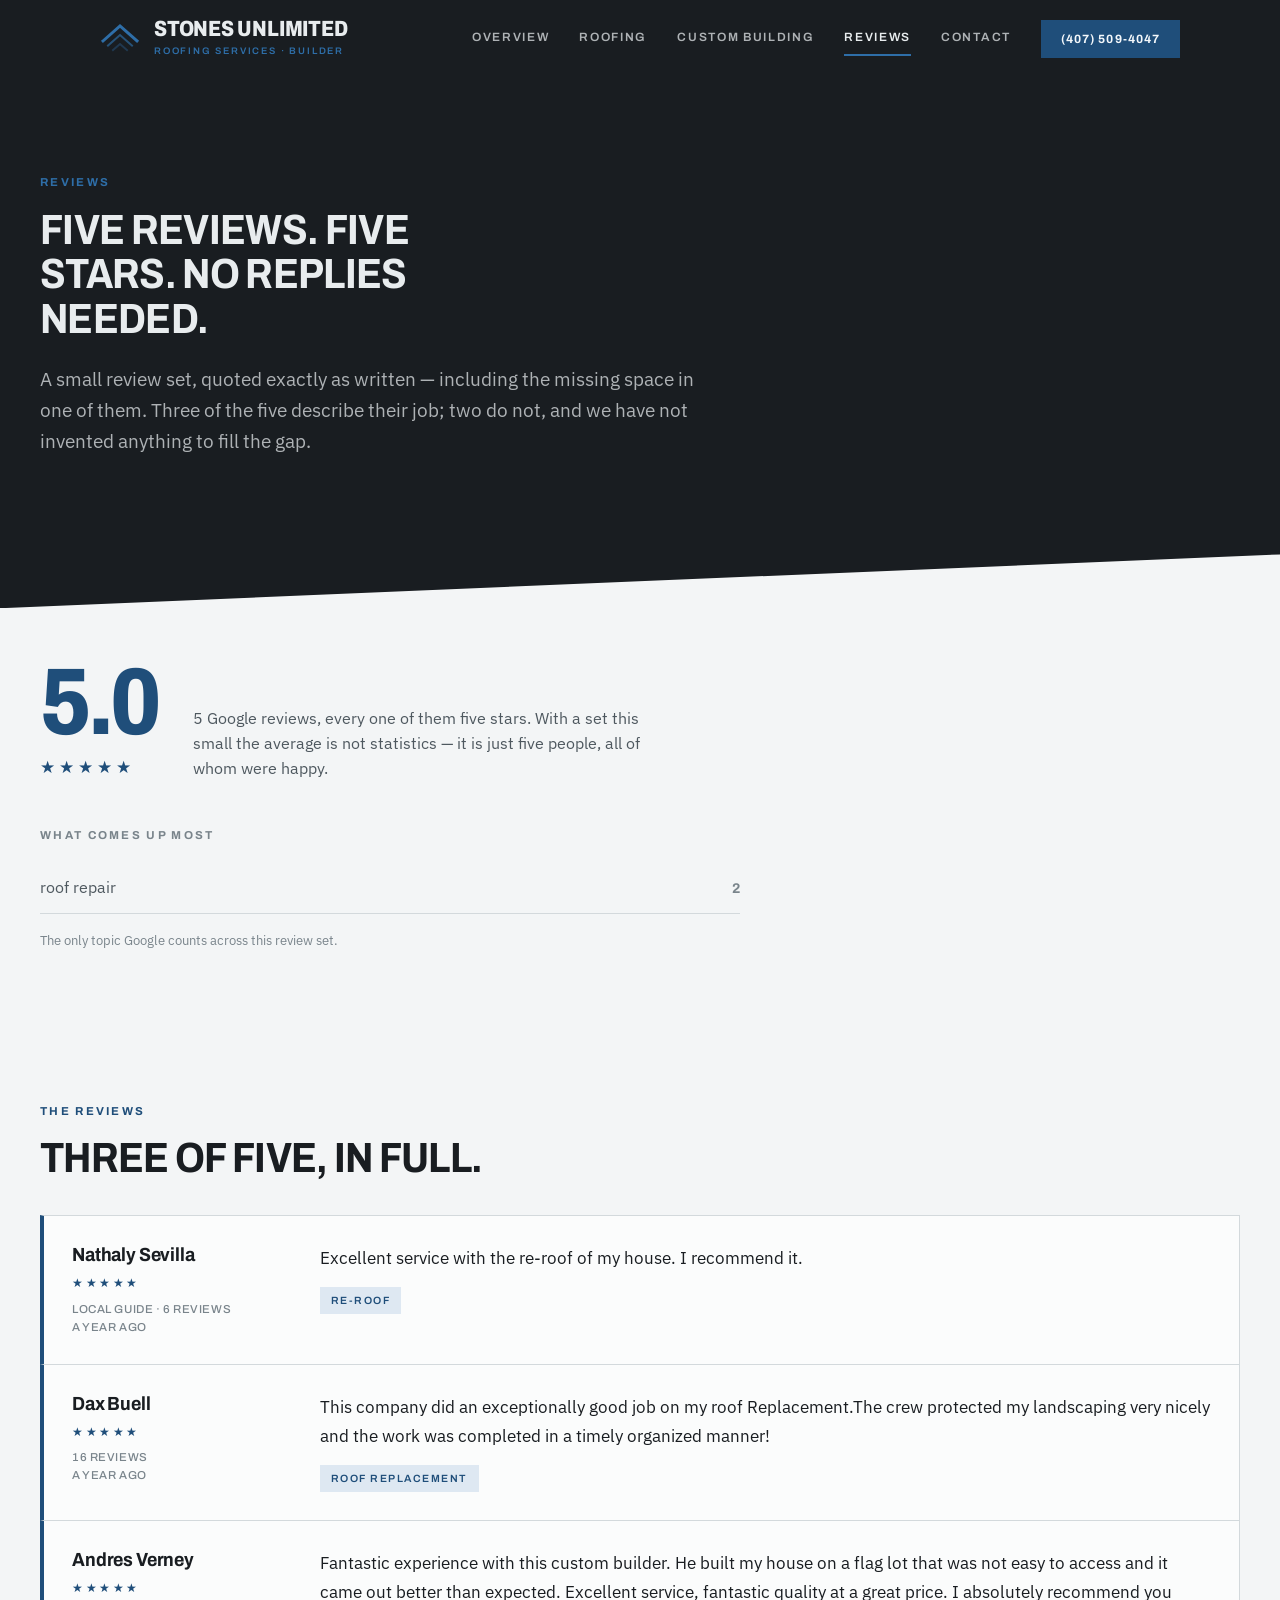
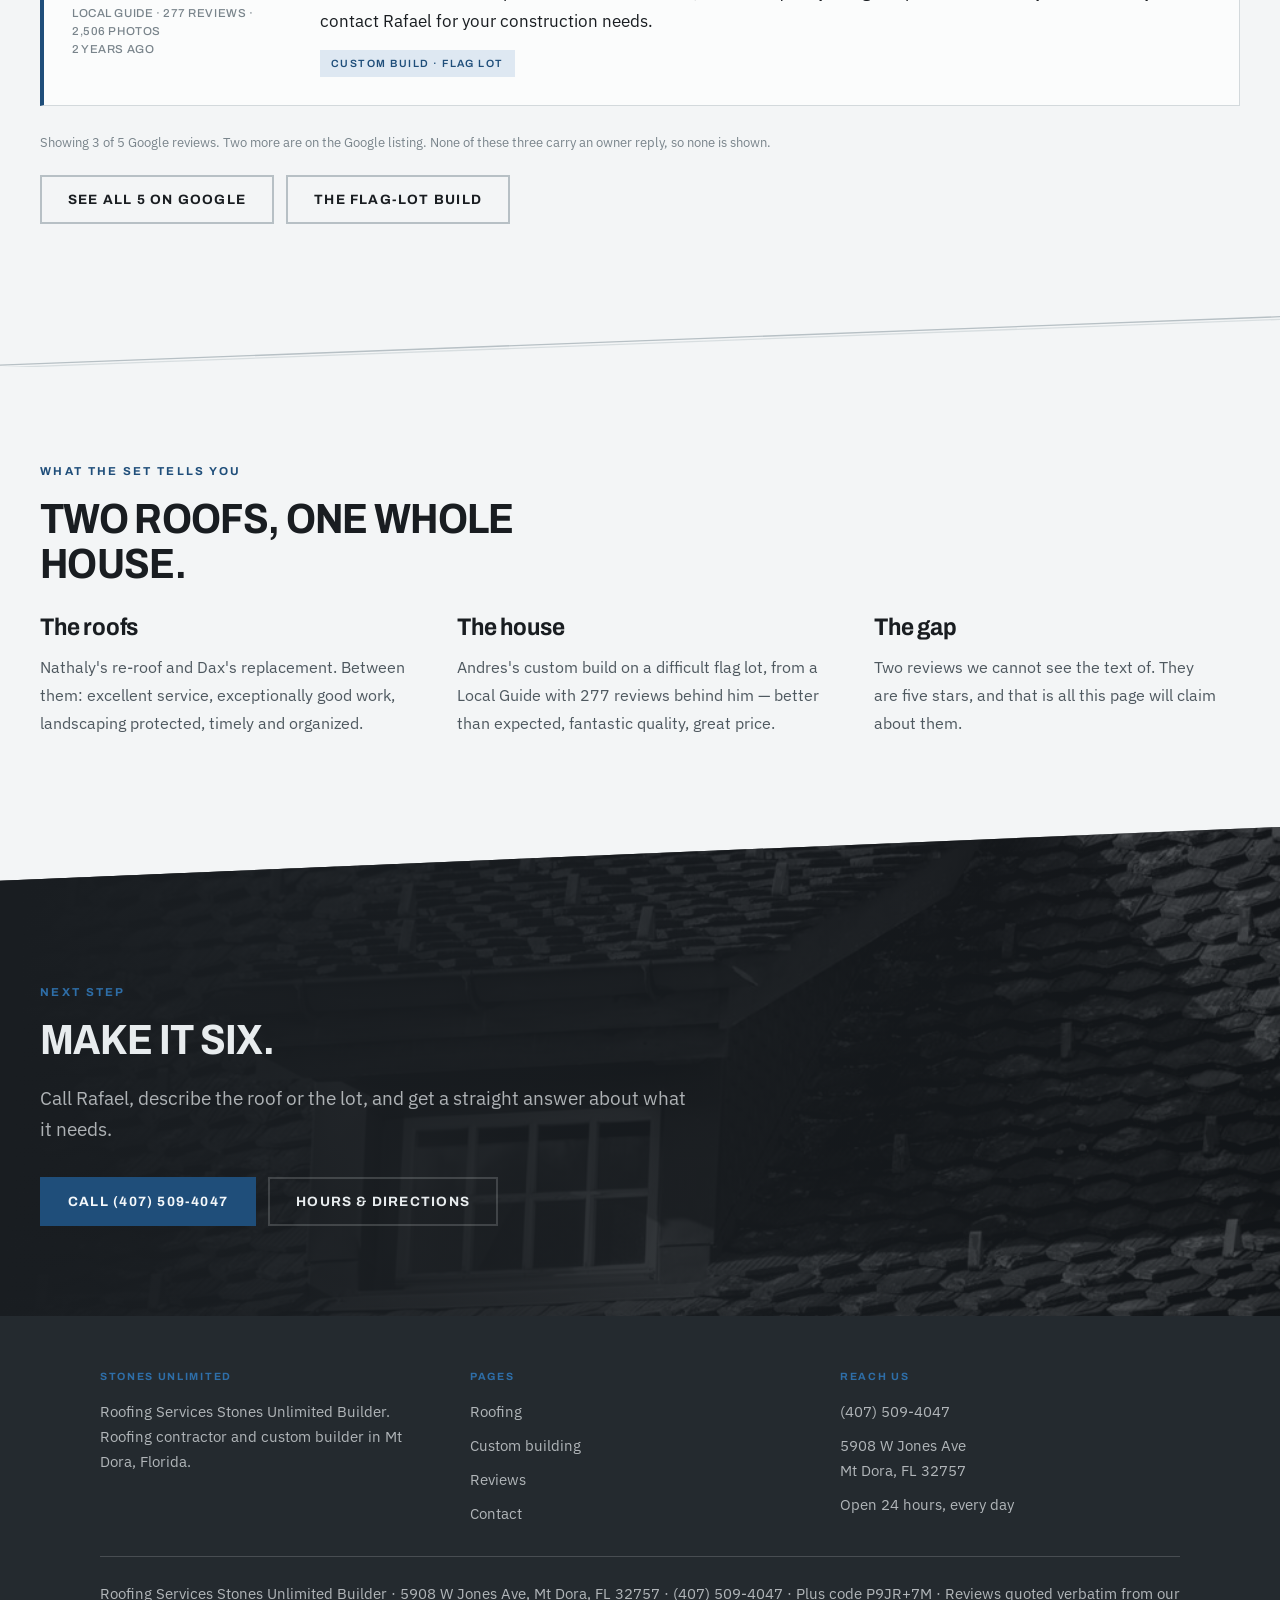
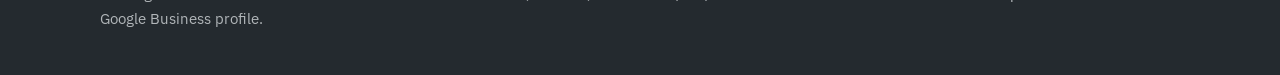
<file: reviews.html>
<!DOCTYPE html>
<html lang="en">
<head>
<meta charset="utf-8">
<meta name="viewport" content="width=device-width, initial-scale=1">
<title>Reviews — Stones Unlimited, Mt Dora FL</title>
<meta name="description" content="5.0 stars from 5 Google reviews for Roofing Services Stones Unlimited Builder in Mt Dora, Florida — quoted verbatim.">
<link rel="preconnect" href="https://fonts.googleapis.com">
<link rel="preconnect" href="https://fonts.gstatic.com" crossorigin>
<link rel="stylesheet" href="https://fonts.googleapis.com/css2?family=Archivo:wdth,wght@62..125,500;62..125,600;62..125,700;62..125,800&family=IBM+Plex+Sans:wght@400;500;600&display=swap">
<link rel="stylesheet" href="assets/site.css">
</head>
<body>

<header class="top">
  <div class="top-in">
    <a class="brand" href="index.html">
      <svg viewBox="0 0 40 40" fill="none" aria-hidden="true">
        <path d="M3 22 20 7l17 15" stroke="currentColor" stroke-width="3" stroke-linecap="square"/>
        <path d="M8 26.5 20 16l12 10.5" stroke="currentColor" stroke-width="2" stroke-linecap="square" opacity=".65"/>
        <path d="M13 31 20 25l7 6" stroke="currentColor" stroke-width="2" stroke-linecap="square" opacity=".35"/>
      </svg>
      <span>
        <span class="brand-name">Stones Unlimited</span>
        <span class="brand-sub">Roofing Services · Builder</span>
      </span>
    </a>
    <a class="nl" href="index.html">Overview</a>
    <a class="nl" href="roofing.html">Roofing</a>
    <a class="nl" href="building.html">Custom building</a>
    <a class="nl" href="reviews.html" aria-current="page">Reviews</a>
    <a class="nl" href="contact.html">Contact</a>
    <a class="btn btn-storm btn-sm" href="tel:+14075094047">(407) 509-4047</a>
  </div>
</header>

<main>

  <section class="plane">
    <div class="wrap section">
      <span class="kicker">Reviews</span>
      <h1 class="h-section" style="margin-top: 14px; max-width: 22ch">Five reviews. Five stars. No replies needed.</h1>
      <p class="lede measure" style="margin-top: 22px">A small review set, quoted exactly as written — including the missing space in one of them. Three of the five describe their job; two do not, and we have not invented anything to fill the gap.</p>
    </div>
  </section>

  <section class="wrap section-sm">
    <div class="rating">
      <div>
        <div class="rating-score">5.0</div>
        <div class="stars" style="margin-top: 12px">★★★★★</div>
      </div>
      <p class="rating-meta measure-tight">5 Google reviews, every one of them five stars. With a set this small the average is not statistics — it is just five people, all of whom were happy.</p>
    </div>

    <div style="margin-top: 40px">
      <span class="kicker kicker-dim">What comes up most</span>
      <dl class="topics" style="margin-top: 16px">
        <div class="topic"><dt>roof repair</dt><dd>2</dd></div>
      </dl>
      <p class="fine" style="margin-top: 16px">The only topic Google counts across this review set.</p>
    </div>
  </section>

  <section class="wrap section">
    <span class="kicker">The reviews</span>
    <h2 class="h-section" style="margin-top: 14px; margin-bottom: 34px">Three of five, in full.</h2>

    <div class="entries">

      <article class="entry">
        <div class="entry-by">
          <h3 class="entry-name">Nathaly Sevilla</h3>
          <p class="entry-stars" aria-label="5 out of 5 stars">★★★★★</p>
          <p class="entry-meta">Local Guide · 6 reviews<br>a year ago</p>
        </div>
        <div class="entry-body">
          <p>Excellent service with the re-roof of my house. I recommend it.</p>
          <span class="entry-tag">Re-roof</span>
        </div>
      </article>

      <article class="entry">
        <div class="entry-by">
          <h3 class="entry-name">Dax Buell</h3>
          <p class="entry-stars" aria-label="5 out of 5 stars">★★★★★</p>
          <p class="entry-meta">16 reviews<br>a year ago</p>
        </div>
        <div class="entry-body">
          <p>This company did an exceptionally good job on my roof Replacement.The crew protected my landscaping very nicely and the work was completed in a timely organized manner!</p>
          <span class="entry-tag">Roof replacement</span>
        </div>
      </article>

      <article class="entry">
        <div class="entry-by">
          <h3 class="entry-name">Andres Verney</h3>
          <p class="entry-stars" aria-label="5 out of 5 stars">★★★★★</p>
          <p class="entry-meta">Local Guide · 277 reviews · 2,506 photos<br>2 years ago</p>
        </div>
        <div class="entry-body">
          <p>Fantastic experience with this custom builder. He built my house on a flag lot that was not easy to access and it came out better than expected. Excellent service, fantastic quality at a great price. I absolutely recommend you contact Rafael for your construction needs.</p>
          <span class="entry-tag">Custom build · flag lot</span>
        </div>
      </article>

    </div>

    <p class="fine" style="margin-top: 26px">Showing 3 of 5 Google reviews. Two more are on the Google listing. None of these three carry an owner reply, so none is shown.</p>
    <div class="btn-row" style="margin-top: 22px">
      <a class="btn btn-line" href="https://www.google.com/search?q=Roofing+Services+Stones+Unlimited+Builder+Mt+Dora+reviews" target="_blank" rel="noopener">See all 5 on Google</a>
      <a class="btn btn-line" href="building.html">The flag-lot build</a>
    </div>
  </section>

  <svg class="pitch-rule" viewBox="0 0 1200 40" preserveAspectRatio="none" fill="none" aria-hidden="true">
    <path d="M0 38 L1200 2" stroke="currentColor" stroke-width="1"/>
    <path d="M0 40 L1200 4" stroke="currentColor" stroke-width="1" opacity=".45"/>
  </svg>

  <section class="wrap section">
    <span class="kicker">What the set tells you</span>
    <h2 class="h-section" style="margin-top: 14px; max-width: 26ch">Two roofs, one whole house.</h2>
    <div style="display: grid; grid-template-columns: repeat(auto-fit, minmax(260px, 1fr)); gap: 30px clamp(28px, 4vw, 56px); margin-top: 26px">
      <div>
        <h3 class="h-sub">The roofs</h3>
        <p class="prose" style="margin-top: 12px">Nathaly's re-roof and Dax's replacement. Between them: excellent service, exceptionally good work, landscaping protected, timely and organized.</p>
      </div>
      <div>
        <h3 class="h-sub">The house</h3>
        <p class="prose" style="margin-top: 12px">Andres's custom build on a difficult flag lot, from a Local Guide with 277 reviews behind him — better than expected, fantastic quality, great price.</p>
      </div>
      <div>
        <h3 class="h-sub">The gap</h3>
        <p class="prose" style="margin-top: 12px">Two reviews we cannot see the text of. They are five stars, and that is all this page will claim about them.</p>
      </div>
    </div>
  </section>

  <section class="plane-up plane-photo">
    <img src="assets/img/tiles.jpg" alt="A tiled roof with a dormer window">
    <span class="veil"></span>
    <div class="wrap section">
      <span class="kicker">Next step</span>
      <h2 class="h-section" style="margin-top: 14px; max-width: 20ch; color: var(--on-dark)">Make it six.</h2>
      <p class="lede measure" style="margin-top: 20px">Call Rafael, describe the roof or the lot, and get a straight answer about what it needs.</p>
      <div class="btn-row" style="margin-top: 32px">
        <a class="btn btn-storm" href="tel:+14075094047">Call (407) 509-4047</a>
        <a class="btn btn-line-dark" href="contact.html">Hours &amp; directions</a>
      </div>
    </div>
  </section>
</main>

<footer class="foot">
  <div class="wrap">
    <div class="foot-grid">
      <div>
        <h4>Stones Unlimited</h4>
        <p>Roofing Services Stones Unlimited Builder. Roofing contractor and custom builder in Mt Dora, Florida.</p>
      </div>
      <div>
        <h4>Pages</h4>
        <ul>
          <li><a href="roofing.html">Roofing</a></li>
          <li><a href="building.html">Custom building</a></li>
          <li><a href="reviews.html">Reviews</a></li>
          <li><a href="contact.html">Contact</a></li>
        </ul>
      </div>
      <div>
        <h4>Reach us</h4>
        <ul>
          <li><a href="tel:+14075094047">(407) 509-4047</a></li>
          <li><a href="contact.html">5908 W Jones Ave<br>Mt Dora, FL 32757</a></li>
          <li>Open 24 hours, every day</li>
        </ul>
      </div>
    </div>
    <p class="foot-fine">Roofing Services Stones Unlimited Builder · 5908 W Jones Ave, Mt Dora, FL 32757 · (407) 509-4047 · Plus code P9JR+7M · Reviews quoted verbatim from our Google Business profile.</p>
  </div>
</footer>

</body>
</html>
</file>
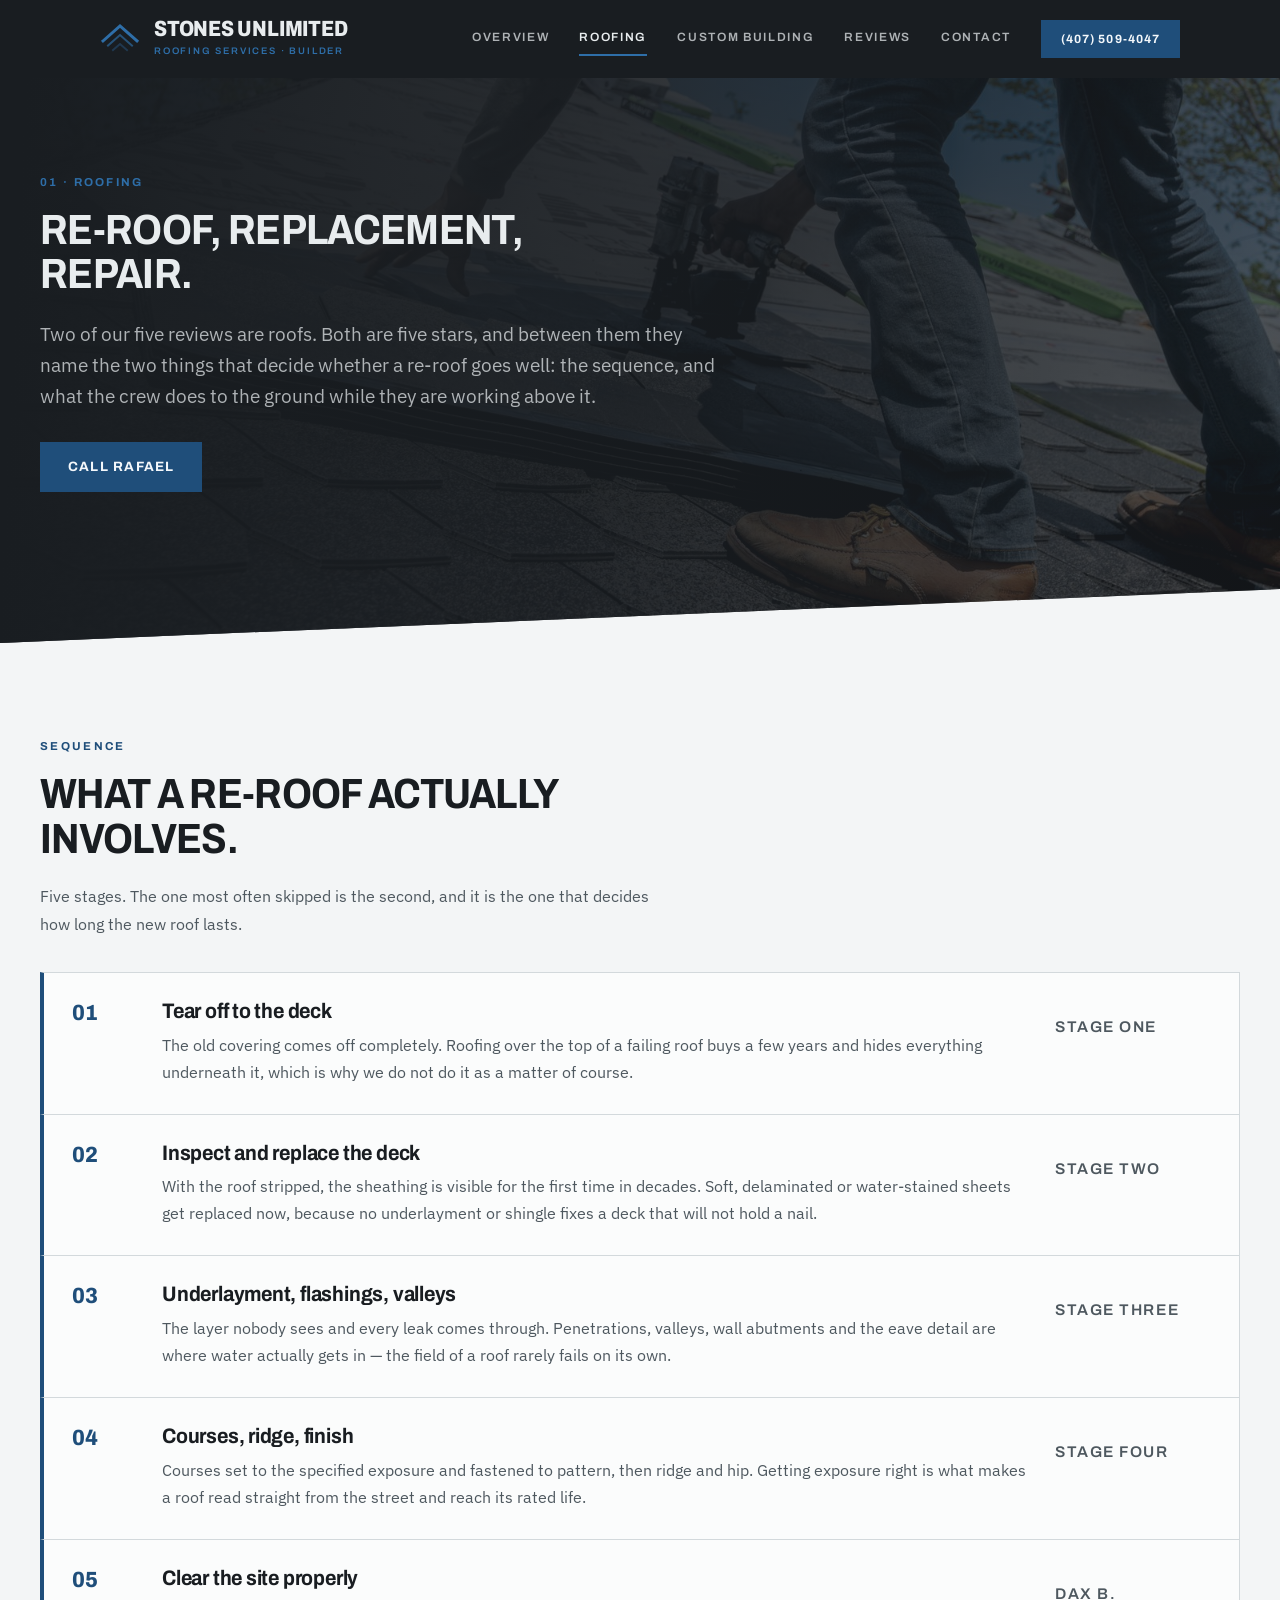
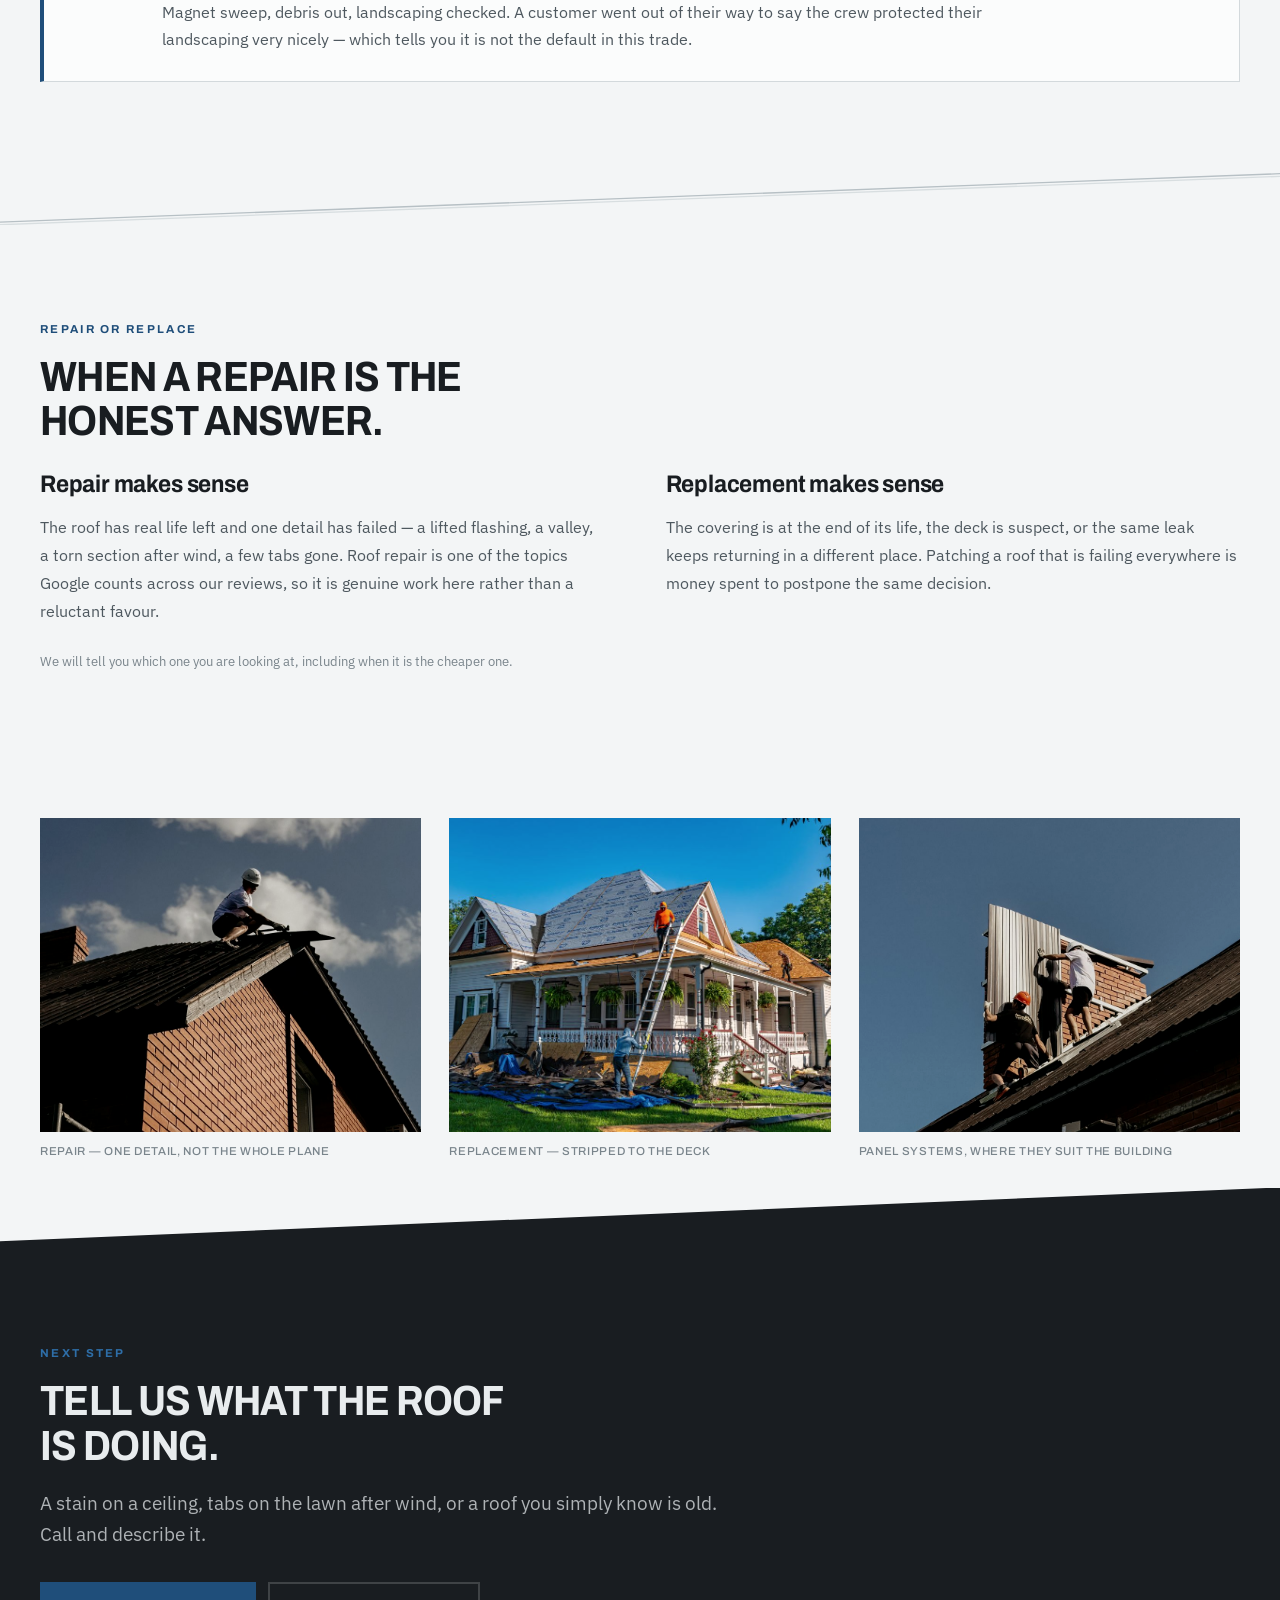
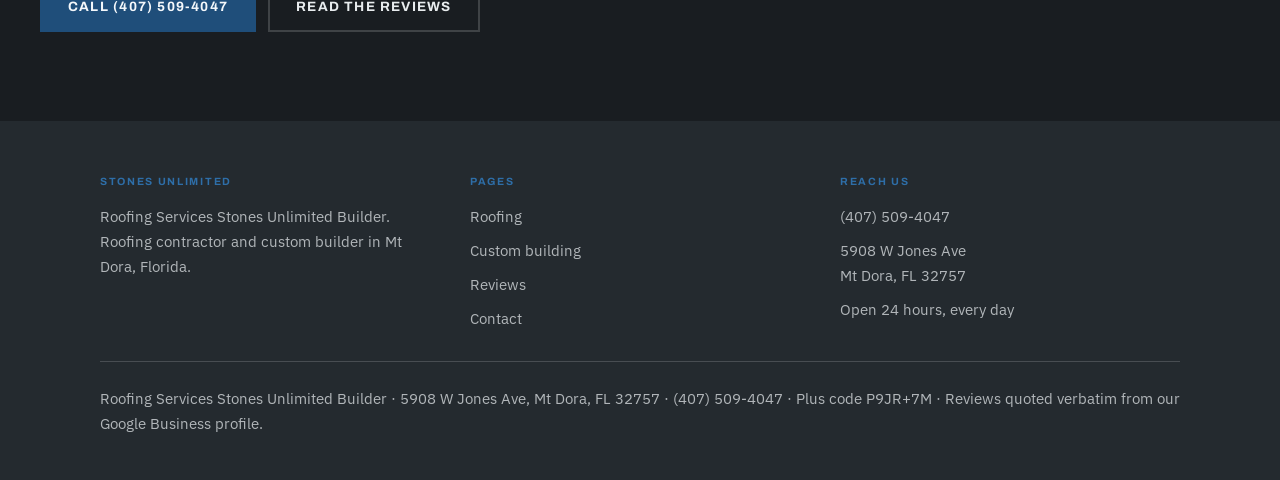
<file: roofing.html>
<!DOCTYPE html>
<html lang="en">
<head>
<meta charset="utf-8">
<meta name="viewport" content="width=device-width, initial-scale=1">
<title>Roofing — Stones Unlimited, Mt Dora FL</title>
<meta name="description" content="Re-roofs, roof replacement and roof repair in Mt Dora and Lake County, Florida. Tear-off, deck inspection, underlayment and courses — with the landscaping protected.">
<link rel="preconnect" href="https://fonts.googleapis.com">
<link rel="preconnect" href="https://fonts.gstatic.com" crossorigin>
<link rel="stylesheet" href="https://fonts.googleapis.com/css2?family=Archivo:wdth,wght@62..125,500;62..125,600;62..125,700;62..125,800&family=IBM+Plex+Sans:wght@400;500;600&display=swap">
<link rel="stylesheet" href="assets/site.css">
</head>
<body>

<header class="top">
  <div class="top-in">
    <a class="brand" href="index.html">
      <svg viewBox="0 0 40 40" fill="none" aria-hidden="true">
        <path d="M3 22 20 7l17 15" stroke="currentColor" stroke-width="3" stroke-linecap="square"/>
        <path d="M8 26.5 20 16l12 10.5" stroke="currentColor" stroke-width="2" stroke-linecap="square" opacity=".65"/>
        <path d="M13 31 20 25l7 6" stroke="currentColor" stroke-width="2" stroke-linecap="square" opacity=".35"/>
      </svg>
      <span>
        <span class="brand-name">Stones Unlimited</span>
        <span class="brand-sub">Roofing Services · Builder</span>
      </span>
    </a>
    <a class="nl" href="index.html">Overview</a>
    <a class="nl" href="roofing.html" aria-current="page">Roofing</a>
    <a class="nl" href="building.html">Custom building</a>
    <a class="nl" href="reviews.html">Reviews</a>
    <a class="nl" href="contact.html">Contact</a>
    <a class="btn btn-storm btn-sm" href="tel:+14075094047">(407) 509-4047</a>
  </div>
</header>

<main>

  <section class="plane plane-photo">
    <img src="assets/img/hero.jpg" alt="A roofer installing shingles on a new roof">
    <span class="veil"></span>
    <div class="wrap section">
      <span class="kicker">01 · Roofing</span>
      <h1 class="h-section" style="margin-top: 14px; max-width: 22ch; color: var(--on-dark)">Re-roof, replacement, repair.</h1>
      <p class="lede measure" style="margin-top: 22px">Two of our five reviews are roofs. Both are five stars, and between them they name the two things that decide whether a re-roof goes well: the sequence, and what the crew does to the ground while they are working above it.</p>
      <div class="btn-row" style="margin-top: 30px">
        <a class="btn btn-storm" href="tel:+14075094047">Call Rafael</a>
      </div>
    </div>
  </section>

  <section class="wrap section">
    <span class="kicker">Sequence</span>
    <h2 class="h-section" style="margin-top: 14px; max-width: 24ch">What a re-roof actually involves.</h2>
    <p class="prose measure" style="margin-top: 20px; margin-bottom: 34px">Five stages. The one most often skipped is the second, and it is the one that decides how long the new roof lasts.</p>

    <div class="courses">
      <div class="course">
        <span class="course-n">01</span>
        <div>
          <h3>Tear off to the deck</h3>
          <p>The old covering comes off completely. Roofing over the top of a failing roof buys a few years and hides everything underneath it, which is why we do not do it as a matter of course.</p>
        </div>
        <p class="course-src">Stage one</p>
      </div>
      <div class="course">
        <span class="course-n">02</span>
        <div>
          <h3>Inspect and replace the deck</h3>
          <p>With the roof stripped, the sheathing is visible for the first time in decades. Soft, delaminated or water-stained sheets get replaced now, because no underlayment or shingle fixes a deck that will not hold a nail.</p>
        </div>
        <p class="course-src">Stage two</p>
      </div>
      <div class="course">
        <span class="course-n">03</span>
        <div>
          <h3>Underlayment, flashings, valleys</h3>
          <p>The layer nobody sees and every leak comes through. Penetrations, valleys, wall abutments and the eave detail are where water actually gets in — the field of a roof rarely fails on its own.</p>
        </div>
        <p class="course-src">Stage three</p>
      </div>
      <div class="course">
        <span class="course-n">04</span>
        <div>
          <h3>Courses, ridge, finish</h3>
          <p>Courses set to the specified exposure and fastened to pattern, then ridge and hip. Getting exposure right is what makes a roof read straight from the street and reach its rated life.</p>
        </div>
        <p class="course-src">Stage four</p>
      </div>
      <div class="course">
        <span class="course-n">05</span>
        <div>
          <h3>Clear the site properly</h3>
          <p>Magnet sweep, debris out, landscaping checked. A customer went out of their way to say the crew protected their landscaping very nicely — which tells you it is not the default in this trade.</p>
        </div>
        <p class="course-src">Dax B.</p>
      </div>
    </div>
  </section>

  <svg class="pitch-rule" viewBox="0 0 1200 40" preserveAspectRatio="none" fill="none" aria-hidden="true">
    <path d="M0 38 L1200 2" stroke="currentColor" stroke-width="1"/>
    <path d="M0 40 L1200 4" stroke="currentColor" stroke-width="1" opacity=".45"/>
  </svg>

  <section class="wrap section">
    <span class="kicker">Repair or replace</span>
    <h2 class="h-section" style="margin-top: 14px; max-width: 24ch">When a repair is the honest answer.</h2>
    <div style="display: grid; grid-template-columns: repeat(auto-fit, minmax(280px, 1fr)); gap: 32px clamp(28px, 4vw, 56px); margin-top: 26px">
      <div>
        <h3 class="h-sub">Repair makes sense</h3>
        <p class="prose" style="margin-top: 14px">The roof has real life left and one detail has failed — a lifted flashing, a valley, a torn section after wind, a few tabs gone. Roof repair is one of the topics Google counts across our reviews, so it is genuine work here rather than a reluctant favour.</p>
      </div>
      <div>
        <h3 class="h-sub">Replacement makes sense</h3>
        <p class="prose" style="margin-top: 14px">The covering is at the end of its life, the deck is suspect, or the same leak keeps returning in a different place. Patching a roof that is failing everywhere is money spent to postpone the same decision.</p>
      </div>
    </div>
    <p class="fine" style="margin-top: 26px">We will tell you which one you are looking at, including when it is the cheaper one.</p>
  </section>

  <section class="wrap section-sm">
    <div class="fig-row">
      <figure class="fig fig-4x3">
        <img src="assets/img/repair.jpg" alt="A contractor repairing a roof on a brick house">
        <figcaption>Repair — one detail, not the whole plane</figcaption>
      </figure>
      <figure class="fig fig-4x3">
        <img src="assets/img/reroof.jpg" alt="A house roof being replaced">
        <figcaption>Replacement — stripped to the deck</figcaption>
      </figure>
      <figure class="fig fig-4x3">
        <img src="assets/img/metal.jpg" alt="Workers installing metal roof panels">
        <figcaption>Panel systems, where they suit the building</figcaption>
      </figure>
    </div>
  </section>

  <section class="plane-up">
    <div class="wrap section">
      <span class="kicker">Next step</span>
      <h2 class="h-section" style="margin-top: 14px; max-width: 22ch">Tell us what the roof is doing.</h2>
      <p class="lede measure" style="margin-top: 20px">A stain on a ceiling, tabs on the lawn after wind, or a roof you simply know is old. Call and describe it.</p>
      <div class="btn-row" style="margin-top: 32px">
        <a class="btn btn-storm" href="tel:+14075094047">Call (407) 509-4047</a>
        <a class="btn btn-line-dark" href="reviews.html">Read the reviews</a>
      </div>
    </div>
  </section>
</main>

<footer class="foot">
  <div class="wrap">
    <div class="foot-grid">
      <div>
        <h4>Stones Unlimited</h4>
        <p>Roofing Services Stones Unlimited Builder. Roofing contractor and custom builder in Mt Dora, Florida.</p>
      </div>
      <div>
        <h4>Pages</h4>
        <ul>
          <li><a href="roofing.html">Roofing</a></li>
          <li><a href="building.html">Custom building</a></li>
          <li><a href="reviews.html">Reviews</a></li>
          <li><a href="contact.html">Contact</a></li>
        </ul>
      </div>
      <div>
        <h4>Reach us</h4>
        <ul>
          <li><a href="tel:+14075094047">(407) 509-4047</a></li>
          <li><a href="contact.html">5908 W Jones Ave<br>Mt Dora, FL 32757</a></li>
          <li>Open 24 hours, every day</li>
        </ul>
      </div>
    </div>
    <p class="foot-fine">Roofing Services Stones Unlimited Builder · 5908 W Jones Ave, Mt Dora, FL 32757 · (407) 509-4047 · Plus code P9JR+7M · Reviews quoted verbatim from our Google Business profile.</p>
  </div>
</footer>

</body>
</html>
</file>
<file: assets/site.css>
/* ═══════════════════════════════════════════════════════════════════
   Stones Unlimited — Roofing Services & Custom Builder
   Mt Dora, Florida

   Identity: the pitch line. Roofing is the one trade whose geometry
   is not rectilinear, so a single governing diagonal — a 4:12 pitch,
   18.43° — cuts the section edges, the dividers and the hero. Content
   stacks in courses, the way a roof is laid.

   Cool only: asphalt and storm blue on chalk. No warm accent.
   ═══════════════════════════════════════════════════════════════════ */

:root {
  --chalk:    #F3F5F6;
  --chalk-2:  #E7EBED;
  --white:    #FBFCFC;
  --asphalt:  #191D21;
  --asphalt-2:#242A2F;
  --asphalt-3:#333B42;

  --ink:    #191D21;
  --ink-2:  #4E585F;
  --ink-3:  #79848B;
  --rule:   #D3D9DC;
  --rule-2: #B7C0C5;

  --storm:      #1F4E7A;
  --storm-hi:   #2E6EA8;
  --storm-deep: #143656;
  --storm-soft: #DEE8F2;

  --on-dark:   #E8ECEE;
  --on-dark-2: rgba(232, 236, 238, 0.72);
  --on-dark-3: rgba(232, 236, 238, 0.46);
  --rule-dark: rgba(232, 236, 238, 0.18);

  --font-display: "Archivo", "Helvetica Neue", Arial, sans-serif;
  --font-body:    "IBM Plex Sans", "Segoe UI", Helvetica, Arial, sans-serif;

  --wrap: 1200px;
  --gutter: clamp(20px, 5vw, 60px);

  /* the governing pitch: 4:12 → 18.43°. Every diagonal uses it. */
  --pitch: 4.2vw;
}

@media (prefers-color-scheme: dark) {
  :root:not([data-theme="light"]) {
    --chalk: #0E1215; --chalk-2: #161C20; --white: #131A1E;
    --asphalt: #05080A; --asphalt-2: #0D1316; --asphalt-3: #1B2429;
    --ink: #E7ECEE; --ink-2: #A6B1B7; --ink-3: #7C888F;
    --rule: #222C31; --rule-2: #323E45;
    --storm: #5C9DD6; --storm-hi: #7FB6E4; --storm-deep: #9BC8EC;
    --storm-soft: #0E2438;
    --on-dark: #E7ECEE; --on-dark-2: rgba(231,236,238,.72);
    --on-dark-3: rgba(231,236,238,.46); --rule-dark: rgba(231,236,238,.16);
  }
}
:root[data-theme="dark"] {
  --chalk: #0E1215; --chalk-2: #161C20; --white: #131A1E;
  --asphalt: #05080A; --asphalt-2: #0D1316; --asphalt-3: #1B2429;
  --ink: #E7ECEE; --ink-2: #A6B1B7; --ink-3: #7C888F;
  --rule: #222C31; --rule-2: #323E45;
  --storm: #5C9DD6; --storm-hi: #7FB6E4; --storm-deep: #9BC8EC;
  --storm-soft: #0E2438;
  --on-dark: #E7ECEE; --on-dark-2: rgba(231,236,238,.72);
  --on-dark-3: rgba(231,236,238,.46); --rule-dark: rgba(231,236,238,.16);
}

*, *::before, *::after { box-sizing: border-box; }

body {
  margin: 0;
  background: var(--chalk);
  color: var(--ink);
  font-family: var(--font-body);
  font-size: 16px;
  line-height: 1.62;
  text-wrap: pretty;
  -webkit-font-smoothing: antialiased;
  -moz-osx-font-smoothing: grayscale;
}
h1, h2, h3, h4 { margin: 0; font-weight: 700; }
p { margin: 0; }
img, svg { display: block; max-width: 100%; }
a { color: var(--storm); text-underline-offset: 3px; }
a:hover { color: var(--storm-hi); }
:focus { outline: none; }
:focus-visible { outline: 3px solid var(--storm); outline-offset: 2px; }
::selection { background: color-mix(in srgb, var(--storm) 26%, transparent); }

.wrap { max-width: var(--wrap); margin: 0 auto; padding: 0 var(--gutter); }
.section { padding: clamp(56px, 7vw, 96px) 0; }
.section-sm { padding: clamp(36px, 4.5vw, 56px) 0; }
.rule { height: 1px; border: 0; margin: 0; background: var(--rule); }

/* ══ typography: condensed heavy display over a neutral text face ══ */
.display {
  font-family: var(--font-display);
  font-variation-settings: "wdth" 86, "wght" 800;
  font-size: clamp(40px, 6.4vw, 88px);
  line-height: .98; letter-spacing: -0.022em;
  text-transform: uppercase;
}
.h-section {
  font-family: var(--font-display);
  font-variation-settings: "wdth" 88, "wght" 700;
  font-size: clamp(27px, 3.3vw, 44px);
  line-height: 1.06; letter-spacing: -0.016em;
  text-transform: uppercase;
}
.h-sub {
  font-family: var(--font-display);
  font-variation-settings: "wdth" 92, "wght" 700;
  font-size: clamp(19px, 1.9vw, 24px);
  line-height: 1.2; letter-spacing: -0.008em;
}
.kicker {
  font-family: var(--font-display);
  font-variation-settings: "wdth" 100, "wght" 700;
  font-size: 11.5px; letter-spacing: 0.2em; text-transform: uppercase;
  color: var(--storm);
}
.kicker-dim { color: var(--ink-3); }
.lede { font-size: 18.5px; line-height: 31px; color: var(--ink-2); }
.prose { font-size: 16px; line-height: 28px; color: var(--ink-2); }
.fine { font-size: 12.5px; line-height: 21px; color: var(--ink-3); }
.measure { max-width: 62ch; }
.measure-tight { max-width: 46ch; }
.num { font-variant-numeric: tabular-nums; }

/* ══ header ══ */
.top { background: var(--asphalt); color: var(--on-dark); }
.top-in {
  max-width: var(--wrap); margin: 0 auto; padding: 0 var(--gutter);
  display: flex; align-items: center; flex-wrap: wrap; gap: 10px 30px;
  min-height: 78px;
}
.brand { display: flex; align-items: center; gap: 14px; text-decoration: none; margin-right: auto; }
.brand svg { width: 40px; height: 40px; flex: none; color: var(--storm-hi); }
.brand-name {
  display: block;
  font-family: var(--font-display);
  font-variation-settings: "wdth" 84, "wght" 800;
  font-size: 22px; line-height: .96; letter-spacing: -0.01em;
  text-transform: uppercase; color: var(--on-dark);
}
.brand-sub {
  display: block; margin-top: 4px;
  font-family: var(--font-display);
  font-variation-settings: "wdth" 100, "wght" 600;
  font-size: 9.5px; letter-spacing: 0.19em; text-transform: uppercase;
  color: var(--storm-hi);
}
.top a.nl {
  font-family: var(--font-display);
  font-variation-settings: "wdth" 100, "wght" 600;
  font-size: 12px; letter-spacing: 0.14em; text-transform: uppercase;
  color: var(--on-dark-2); text-decoration: none; white-space: nowrap;
  padding: 6px 0; border-bottom: 2px solid transparent;
}
.top a.nl:hover { color: var(--on-dark); border-bottom-color: var(--storm-hi); }
.top a.nl[aria-current="page"] { color: var(--on-dark); border-bottom-color: var(--storm-hi); }

/* ══ buttons ══ */
.btn {
  display: inline-flex; align-items: center; justify-content: center; gap: 9px;
  font-family: var(--font-display);
  font-variation-settings: "wdth" 100, "wght" 700;
  font-size: 13.5px; letter-spacing: 0.09em; text-transform: uppercase;
  line-height: 1; text-decoration: none; cursor: pointer;
  padding: 16px 26px; border: 2px solid transparent; white-space: nowrap;
  font-variant-numeric: tabular-nums;
  transition: background-color .16s ease, border-color .16s ease, color .16s ease;
}
.btn svg { flex: none; }
.btn-storm { background: var(--storm); border-color: var(--storm); color: #F4F8FB; }
.btn-storm:hover { background: var(--storm-deep); border-color: var(--storm-deep); color: #F4F8FB; }
.btn-line { border-color: var(--rule-2); color: var(--ink); }
.btn-line:hover { border-color: var(--ink); }
.btn-line-dark { border-color: var(--rule-dark); color: var(--on-dark); }
.btn-line-dark:hover { border-color: var(--on-dark); }
.btn-sm { font-size: 12px; padding: 11px 18px; }
.btn-row { display: flex; flex-wrap: wrap; gap: 12px; align-items: center; }

/* ══ hours badge — this business has real hours, not 24/7 ══ */
.hours-badge {
  display: inline-flex; align-items: center; gap: 10px;
  font-family: var(--font-display);
  font-variation-settings: "wdth" 100, "wght" 700;
  font-size: 11px; letter-spacing: 0.15em; text-transform: uppercase;
  border: 2px solid var(--rule-dark); color: var(--on-dark); padding: 9px 15px;
}
.hours-badge .sq { width: 8px; height: 8px; flex: none; background: var(--storm-hi); }

/* ══ THE PITCH: diagonal band edges at the governing angle ══════════
   Every dark band is cut off along the roof pitch, so the page reads
   as a series of planes rather than stacked rectangles.
   ══════════════════════════════════════════════════════════════════ */
.plane {
  background: var(--asphalt); color: var(--on-dark);
  clip-path: polygon(0 0, 100% 0, 100% calc(100% - var(--pitch)), 0 100%);
  padding-bottom: calc(var(--pitch) + 8px);
}
.plane-up {
  background: var(--asphalt); color: var(--on-dark);
  clip-path: polygon(0 var(--pitch), 100% 0, 100% 100%, 0 100%);
  padding-top: calc(var(--pitch) + 8px);
}
.plane .lede, .plane .prose, .plane-up .lede, .plane-up .prose { color: var(--on-dark-2); }
.plane .fine, .plane-up .fine { color: var(--on-dark-3); }
.plane .kicker, .plane-up .kicker { color: var(--storm-hi); }
.plane .rule, .plane-up .rule { background: var(--rule-dark); }

/* photographic plane */
.plane-photo { position: relative; overflow: hidden; }
.plane-photo > img {
  position: absolute; inset: 0; width: 100%; height: 100%;
  object-fit: cover; opacity: .36; filter: saturate(.7) contrast(1.06);
}
.plane-photo .veil {
  position: absolute; inset: 0; pointer-events: none;
  background: linear-gradient(93deg, var(--asphalt) 2%, color-mix(in srgb, var(--asphalt) 76%, transparent) 46%, color-mix(in srgb, var(--asphalt) 24%, transparent) 100%);
}
.plane-photo .wrap { position: relative; }

/* a diagonal hairline divider on light ground */
.pitch-rule { display: block; width: 100%; height: clamp(28px, 4.2vw, 64px); color: var(--rule-2); }

/* ══ COURSES: overlapping rows, laid like shingle courses ══════════ */
.courses { display: grid; }
.course {
  position: relative;
  background: var(--white);
  border: 1px solid var(--rule);
  border-left: 4px solid var(--storm);
  padding: 26px 28px 28px;
  display: grid; grid-template-columns: 1fr; gap: 6px 28px;
}
@media (min-width: 820px) {
  .course { grid-template-columns: 62px minmax(0, 1fr) 156px; align-items: start; }
}
.course + .course { margin-top: -1px; }
.course:hover { background: var(--chalk-2); }
.course-n {
  font-family: var(--font-display);
  font-variation-settings: "wdth" 92, "wght" 800;
  font-size: 22px; line-height: 1; letter-spacing: -0.02em;
  color: var(--storm); font-variant-numeric: tabular-nums; padding-top: 3px;
}
.course h3 { font-family: var(--font-display); font-variation-settings: "wdth" 92, "wght" 700; font-size: 21px; line-height: 1.18; letter-spacing: -0.01em; }
.course p { font-size: 15.5px; line-height: 27px; color: var(--ink-2); margin-top: 8px; }
.course-src {
  font-family: var(--font-display);
  font-variation-settings: "wdth" 100, "wght" 600;
  font-size: 11px; line-height: 17px; letter-spacing: 0.1em; text-transform: uppercase;
  color: var(--ink-3); padding-top: 6px;
}

/* ══ two-pillar split: roofing | building ══ */
.pillars { display: grid; grid-template-columns: 1fr; gap: 1px; background: var(--rule); border: 1px solid var(--rule); }
@media (min-width: 860px) { .pillars { grid-template-columns: 1fr 1fr; } }
.pillar { background: var(--white); display: flex; flex-direction: column; }
.pillar img { width: 100%; aspect-ratio: 16 / 10; object-fit: cover; }
.pillar-body { padding: 28px 28px 32px; display: flex; flex-direction: column; gap: 12px; flex: 1; }
.pillar-body .kicker { color: var(--storm); }
.pillar-body h3 { font-family: var(--font-display); font-variation-settings: "wdth" 88, "wght" 700; font-size: clamp(23px, 2.4vw, 30px); line-height: 1.08; letter-spacing: -0.014em; text-transform: uppercase; }
.pillar-body p { font-size: 15.5px; line-height: 27px; color: var(--ink-2); }
.pillar-body .btn-row { margin-top: auto; padding-top: 8px; }

/* ══ tally: a rule-bounded figure strip ══ */
.tally { display: grid; grid-template-columns: repeat(auto-fit, minmax(148px, 1fr)); border-top: 3px solid var(--asphalt); border-bottom: 1px solid var(--rule); }
.tally > div { padding: 24px 22px; border-left: 1px solid var(--rule); }
.tally > div:first-child { border-left: 0; padding-left: 0; }
.tally .v {
  font-family: var(--font-display);
  font-variation-settings: "wdth" 86, "wght" 800;
  font-size: clamp(30px, 3.4vw, 46px); line-height: 1; letter-spacing: -0.028em;
  font-variant-numeric: tabular-nums;
}
.tally .v.storm { color: var(--storm); }
.tally .k { font-family: var(--font-display); font-variation-settings: "wdth" 100, "wght" 600; font-size: 10.5px; letter-spacing: 0.15em; text-transform: uppercase; color: var(--ink-3); margin-top: 11px; }

/* ══ figures ══ */
.fig { margin: 0; }
.fig img { width: 100%; height: 100%; object-fit: cover; filter: saturate(.86) contrast(1.04); }
.fig figcaption { margin-top: 10px; font-family: var(--font-display); font-variation-settings: "wdth" 100, "wght" 500; font-size: 11.5px; line-height: 18px; letter-spacing: 0.06em; text-transform: uppercase; color: var(--ink-3); }
.fig-4x3 img { aspect-ratio: 4 / 3; }
.fig-3x2 img { aspect-ratio: 3 / 2; }
.fig-wide img { aspect-ratio: 21 / 9; }
.fig-row { display: grid; grid-template-columns: repeat(auto-fit, minmax(230px, 1fr)); gap: clamp(16px, 2.4vw, 28px); }

/* ══ reviews ══ */
.rating { display: flex; flex-wrap: wrap; align-items: flex-end; gap: 18px 34px; }
.rating-score {
  font-family: var(--font-display);
  font-variation-settings: "wdth" 84, "wght" 800;
  font-size: clamp(58px, 7.4vw, 96px); line-height: .82; letter-spacing: -0.04em;
  color: var(--storm); font-variant-numeric: tabular-nums;
}
.stars { color: var(--storm); font-size: 17px; letter-spacing: 4px; }
.rating-meta { font-size: 15.5px; color: var(--ink-2); }

.topics { display: grid; grid-template-columns: repeat(auto-fit, minmax(240px, 1fr)); gap: 0 40px; max-width: 700px; margin: 0; }
.topic { display: flex; align-items: baseline; justify-content: space-between; gap: 16px; padding: 12px 0; border-bottom: 1px solid var(--rule); }
.topic dt { font-size: 15.5px; color: var(--ink-2); }
.topic dd { margin: 0; font-family: var(--font-display); font-variation-settings: "wght" 700; font-size: 14px; color: var(--ink-3); font-variant-numeric: tabular-nums; }

.entries { display: grid; }
.entry {
  background: var(--white); border: 1px solid var(--rule);
  border-left: 4px solid var(--storm);
  padding: 28px;
  display: grid; grid-template-columns: 1fr; gap: 14px 34px;
}
@media (min-width: 880px) { .entry { grid-template-columns: 214px minmax(0, 1fr); } }
.entry + .entry { margin-top: -1px; }
.entry-by { display: grid; gap: 7px; align-content: start; }
.entry-name { font-family: var(--font-display); font-variation-settings: "wdth" 92, "wght" 700; font-size: 19px; line-height: 1.16; letter-spacing: -0.008em; }
.entry-meta { font-family: var(--font-display); font-variation-settings: "wght" 500; font-size: 11.5px; line-height: 18px; letter-spacing: .05em; text-transform: uppercase; color: var(--ink-3); font-variant-numeric: tabular-nums; }
.entry-stars { color: var(--storm); font-size: 12px; letter-spacing: 2.5px; }
.entry-body p { font-size: 16.5px; line-height: 29px; color: var(--ink); }
.entry-tag {
  display: inline-block; margin-top: 14px;
  font-family: var(--font-display); font-variation-settings: "wght" 600;
  font-size: 10.5px; letter-spacing: .14em; text-transform: uppercase;
  color: var(--storm); background: var(--storm-soft); padding: 5px 11px;
}

/* ══ ticks / faq / particulars ══ */
.ticks { list-style: none; margin: 0; padding: 0; display: grid; gap: 13px; }
.ticks li { display: grid; grid-template-columns: 22px 1fr; gap: 13px; font-size: 16px; line-height: 27px; color: var(--ink-2); }
.ticks svg { color: var(--storm); margin-top: 6px; }

.faq { display: grid; border-top: 3px solid var(--asphalt); }
.faq-item { display: grid; grid-template-columns: 1fr; gap: 8px 34px; padding: 24px 0; border-bottom: 1px solid var(--rule); }
@media (min-width: 880px) { .faq-item { grid-template-columns: 270px minmax(0, 1fr); align-items: start; } }
.faq-item h3 { font-family: var(--font-display); font-variation-settings: "wdth" 96, "wght" 700; font-size: 17px; line-height: 1.28; }
.faq-item p { font-size: 15.5px; line-height: 27px; color: var(--ink-2); }

.particulars { display: grid; border-top: 1px solid var(--rule-dark); }
.particulars > div { display: grid; grid-template-columns: 1fr; gap: 4px 24px; padding: 18px 0; border-bottom: 1px solid var(--rule-dark); }
@media (min-width: 700px) { .particulars > div { grid-template-columns: 200px minmax(0, 1fr); align-items: baseline; } }
.particulars .k { font-family: var(--font-display); font-variation-settings: "wght" 700; font-size: 10.5px; letter-spacing: .16em; text-transform: uppercase; color: var(--storm-hi); }
.particulars .v { font-family: var(--font-display); font-variation-settings: "wdth" 96, "wght" 600; font-size: 19px; line-height: 28px; color: var(--on-dark); font-variant-numeric: tabular-nums; }
.particulars .v a { color: var(--on-dark); text-decoration: none; }
.particulars .v a:hover { color: var(--storm-hi); }

/* ══ hours table ══ */
.hours { display: grid; border-top: 1px solid var(--rule-dark); max-width: 460px; }
.hours > div { display: flex; justify-content: space-between; gap: 20px; padding: 12px 0; border-bottom: 1px solid var(--rule-dark); font-size: 15px; font-variant-numeric: tabular-nums; }
.hours .d { color: var(--on-dark-2); }
.hours .t { font-family: var(--font-display); font-variation-settings: "wght" 600; color: var(--on-dark); }

/* ══ footer ══ */
.foot { background: var(--asphalt-2); color: var(--on-dark); }
.foot .wrap { padding-top: 52px; padding-bottom: 44px; }
.foot-grid { display: grid; grid-template-columns: repeat(auto-fit, minmax(200px, 1fr)); gap: 30px; padding-bottom: 30px; border-bottom: 1px solid var(--rule-dark); }
.foot h4 { font-family: var(--font-display); font-variation-settings: "wght" 700; font-size: 10.5px; letter-spacing: .16em; text-transform: uppercase; color: var(--storm-hi); margin-bottom: 14px; }
.foot ul { list-style: none; margin: 0; padding: 0; display: grid; gap: 9px; }
.foot a { color: var(--on-dark-2); text-decoration: none; font-size: 15px; }
.foot a:hover { color: var(--on-dark); }
.foot p, .foot li { font-size: 15px; line-height: 25px; color: var(--on-dark-2); }
.foot-fine { font-size: 12px; line-height: 20px; color: var(--on-dark-3); margin-top: 24px; font-variant-numeric: tabular-nums; }

@media (prefers-reduced-motion: reduce) {
  *, *::before, *::after { animation-duration: .001ms !important; transition-duration: .001ms !important; }
}
</file>
